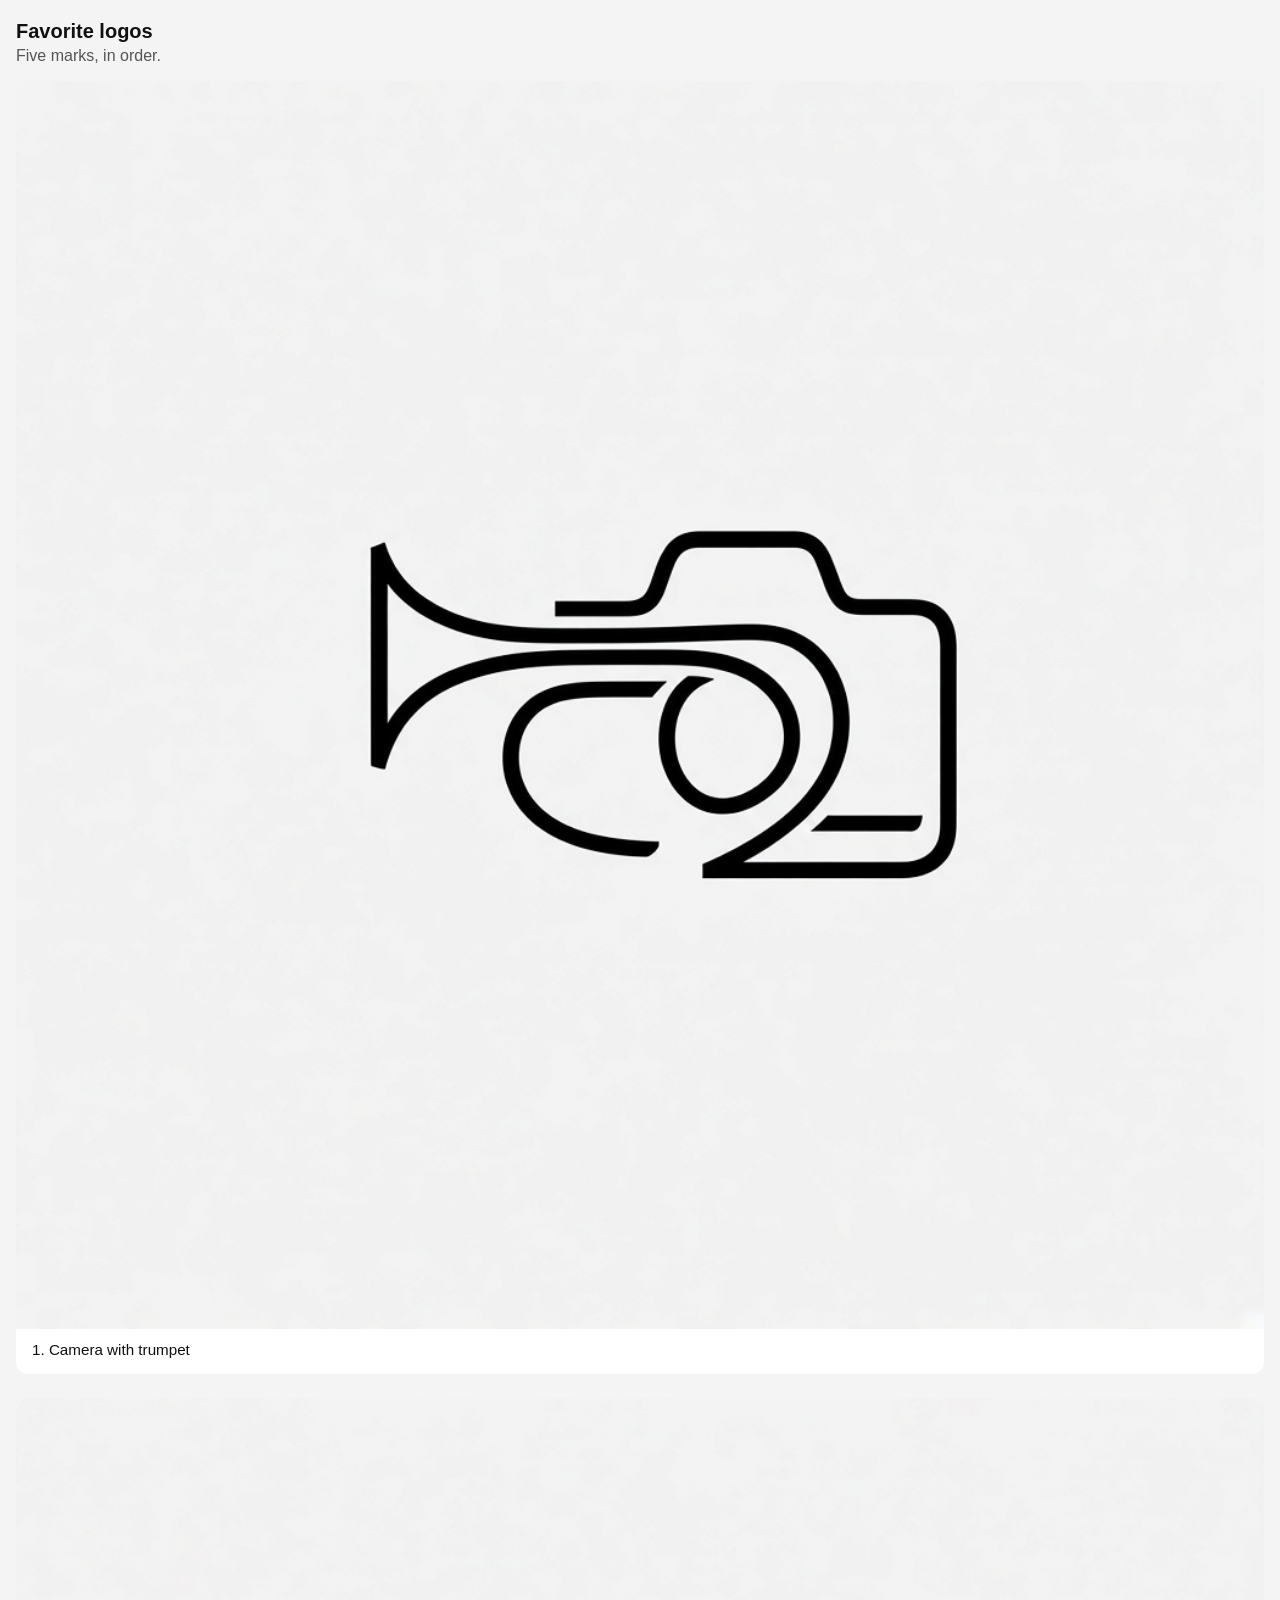
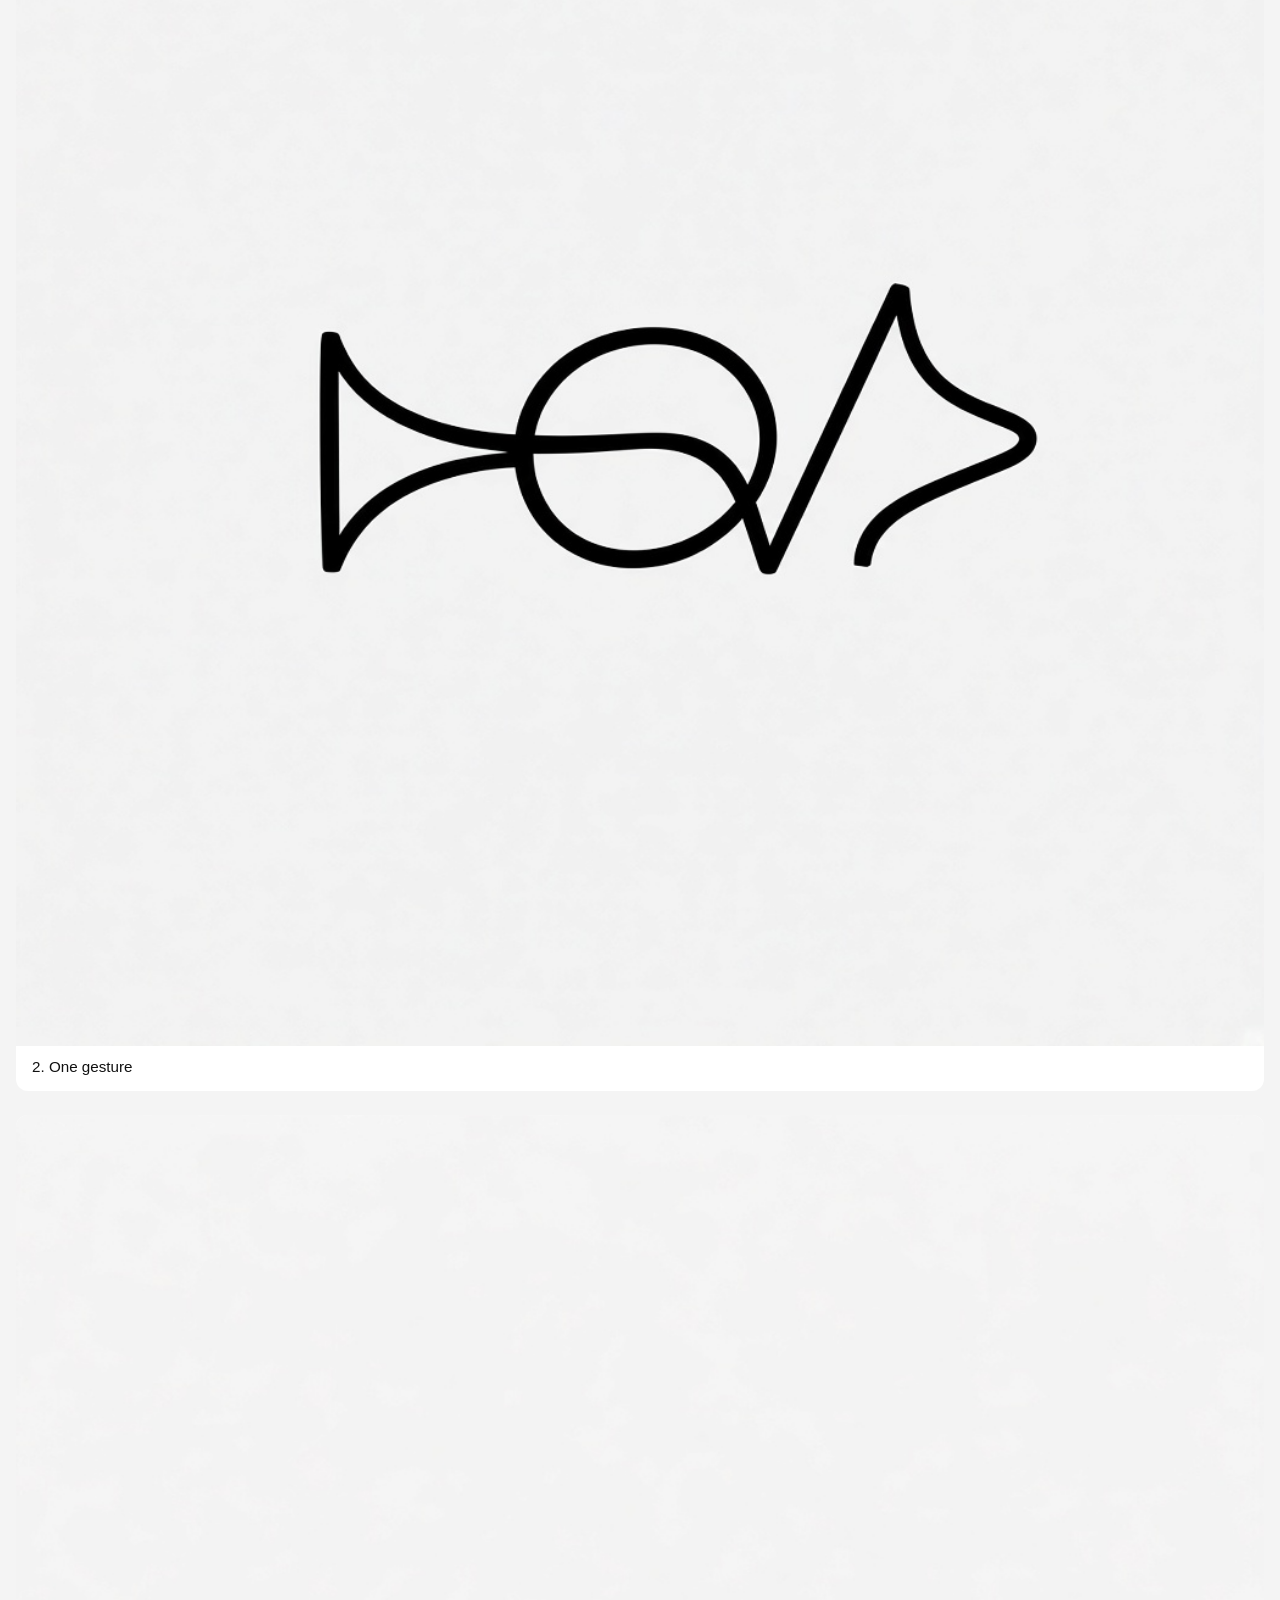
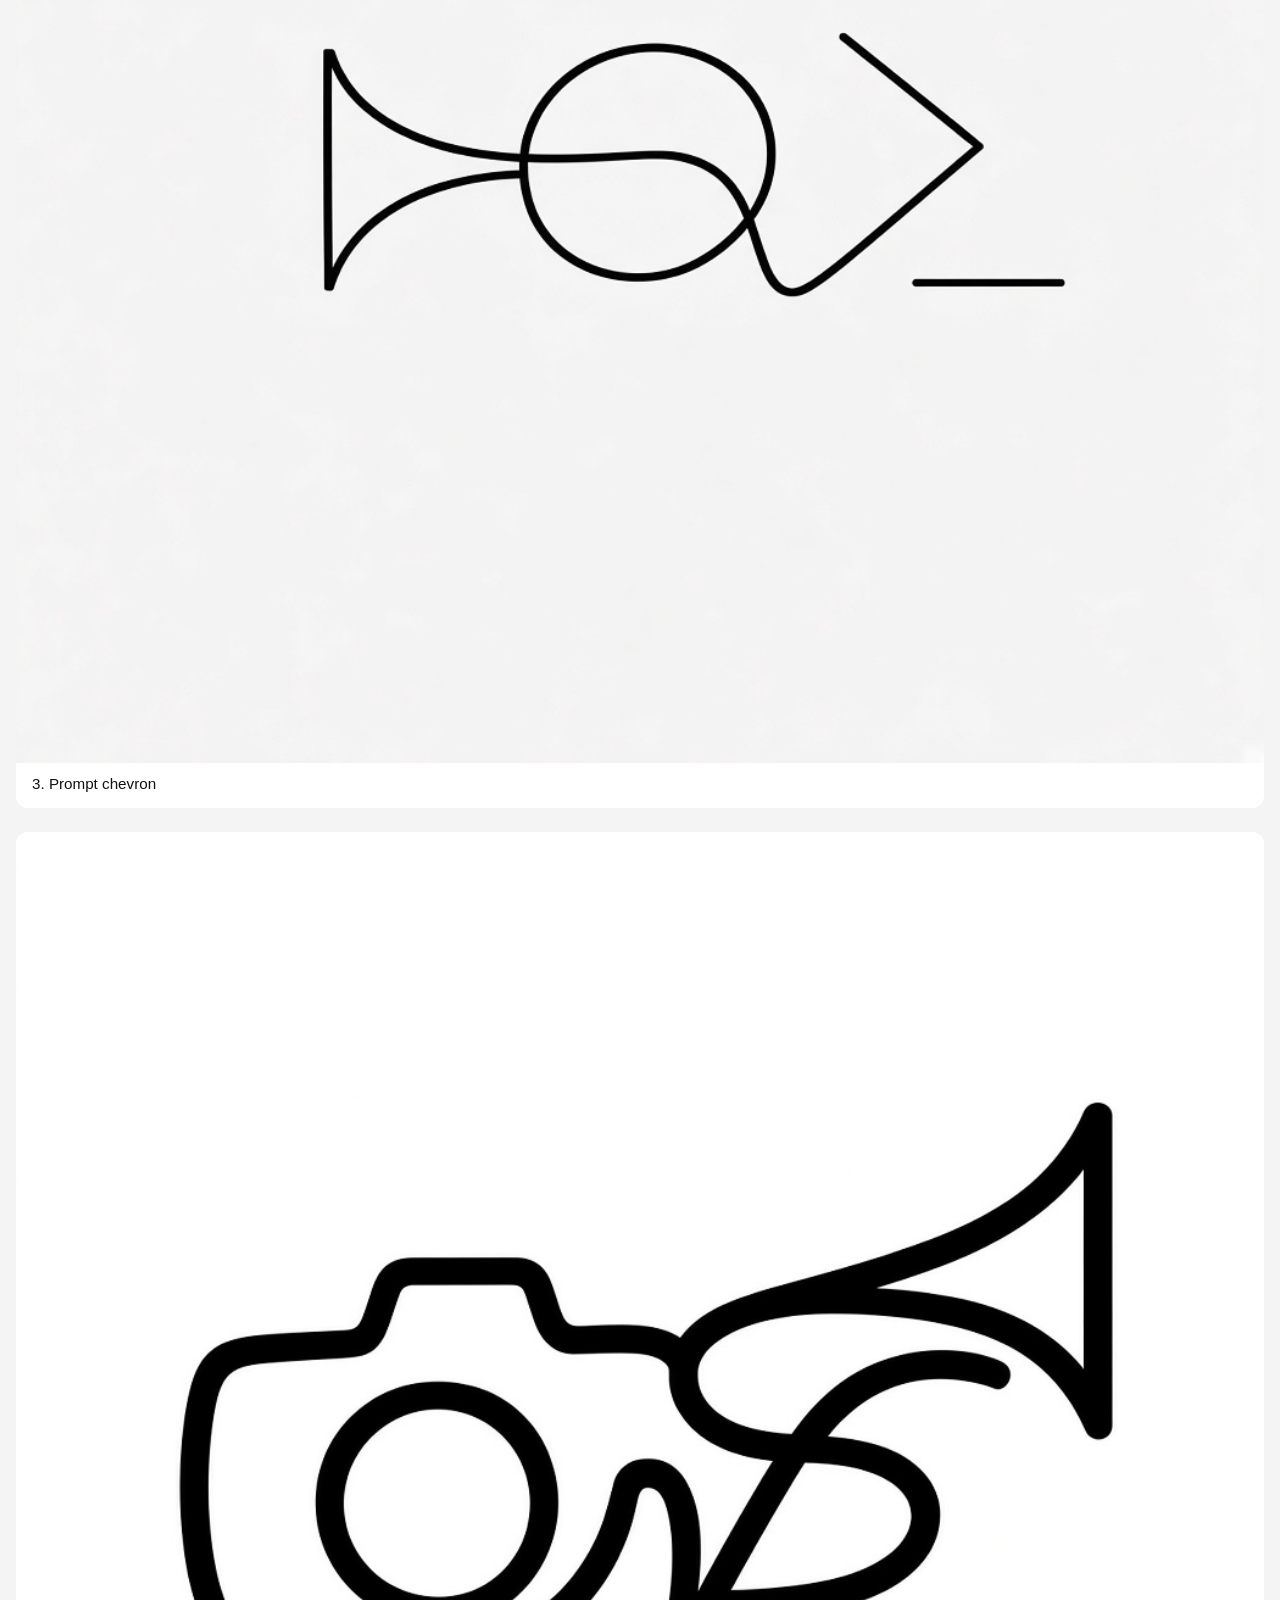
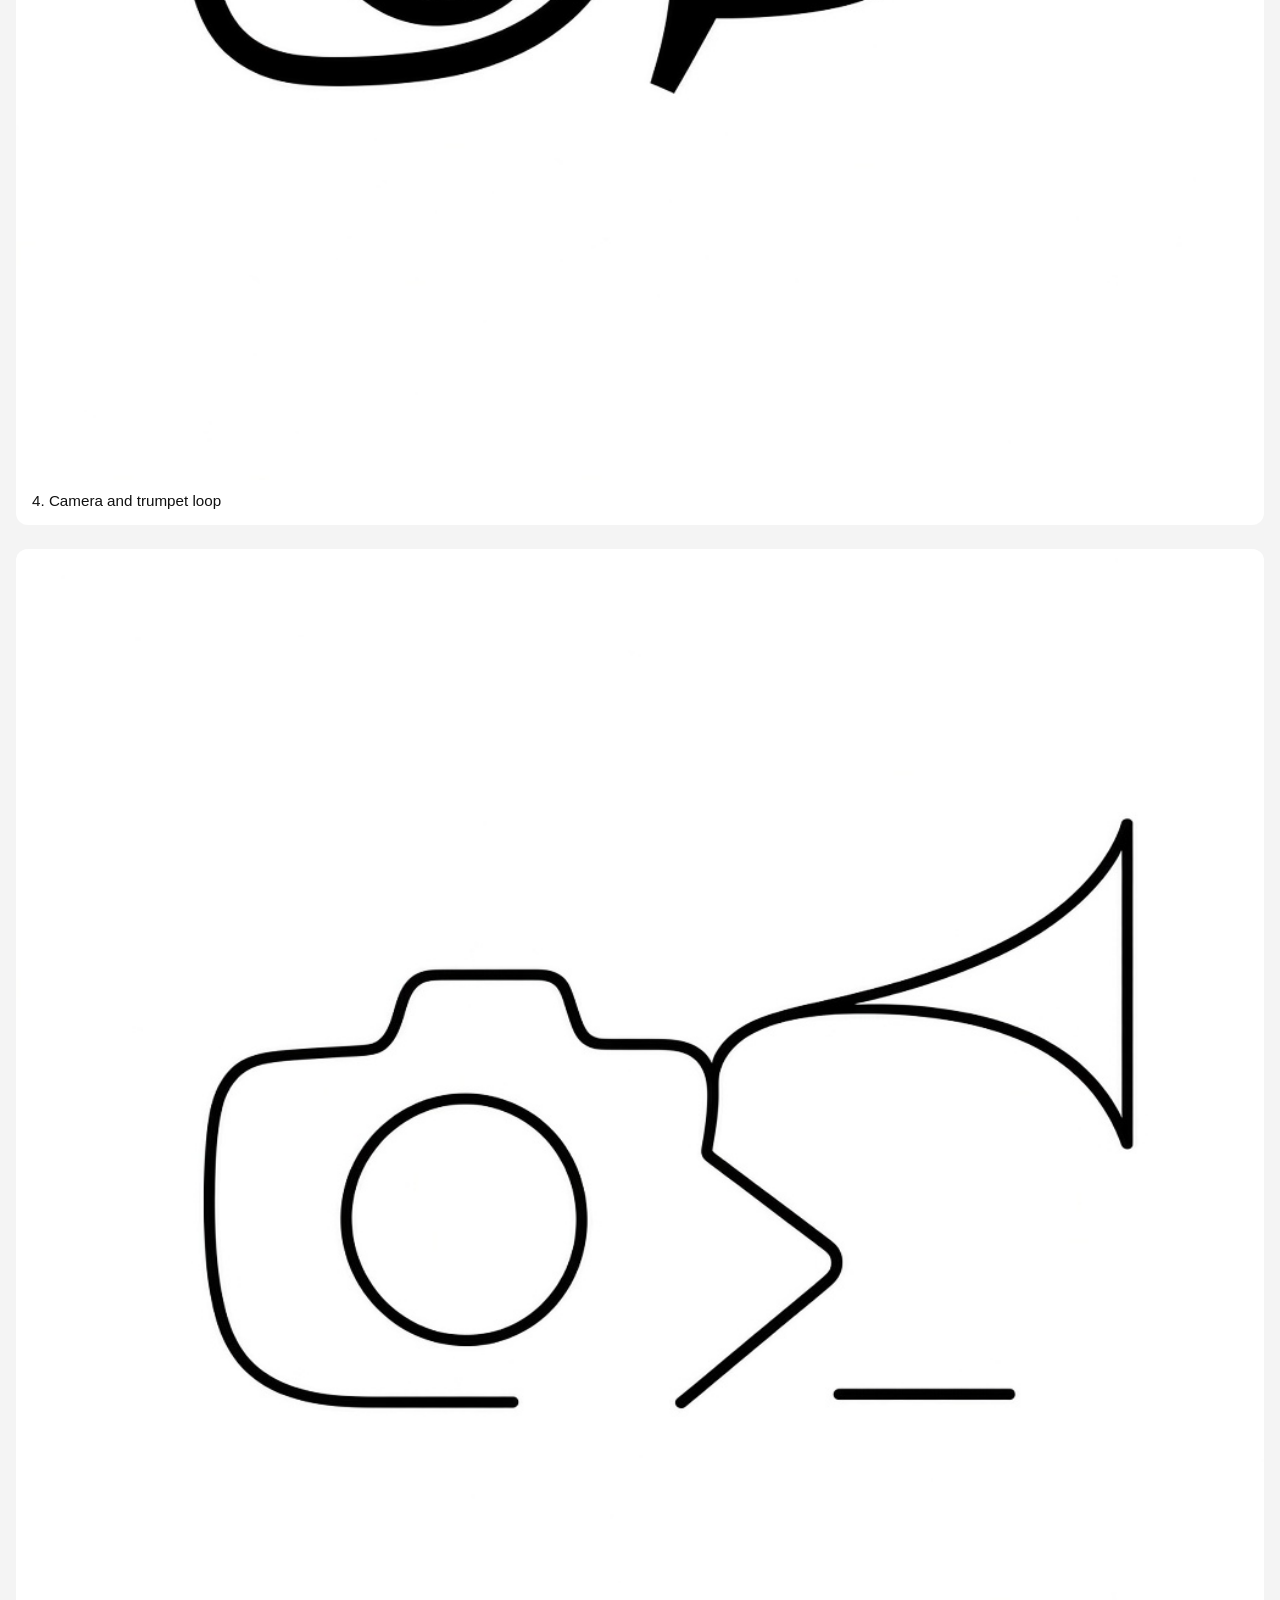
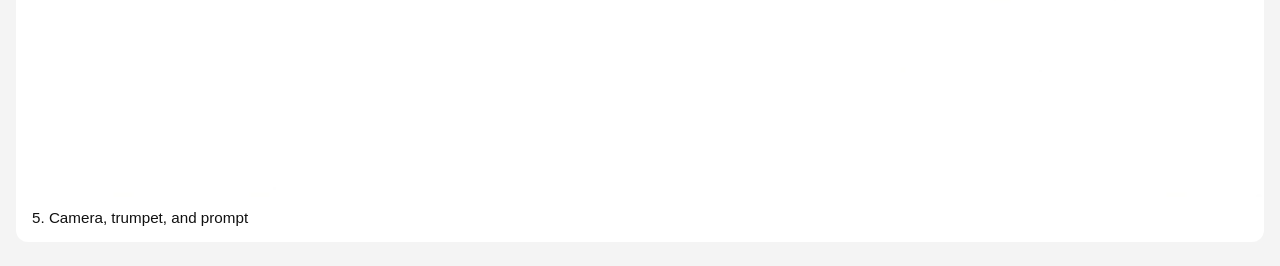
<file: favorite-logos/index.html>
<!DOCTYPE html>
<html lang="en">
<head>
  <meta charset="utf-8">
  <meta name="viewport" content="width=device-width, initial-scale=1">
  <title>Favorite logos</title>
  <style>
    body { margin: 0; font-family: -apple-system, BlinkMacSystemFont, sans-serif; background: #f4f4f4; color: #111; }
    h1 { font-size: 1.25rem; font-weight: 600; margin: 1.25rem 1rem 0.25rem; }
    p { margin: 0 1rem 1rem; color: #555; }
    figure { margin: 0 1rem 1.5rem; background: #fff; border-radius: 12px; overflow: hidden; }
    img { width: 100%; height: auto; display: block; background: #f7f7f7; }
    figcaption { padding: 0.75rem 1rem 1rem; font-size: 0.95rem; }
  </style>
</head>
<body>
  <h1>Favorite logos</h1>
  <p>Five marks, in order.</p>
  <figure>
    <img src="01-camera-with-trumpet.png" alt="Camera with trumpet">
    <figcaption>1. Camera with trumpet</figcaption>
  </figure>
  <figure>
    <img src="02-one-gesture.png" alt="One gesture">
    <figcaption>2. One gesture</figcaption>
  </figure>
  <figure>
    <img src="03-prompt-chevron.png" alt="Prompt chevron">
    <figcaption>3. Prompt chevron</figcaption>
  </figure>
  <figure>
    <img src="04-camera-trumpet-loop.png" alt="Camera and trumpet loop">
    <figcaption>4. Camera and trumpet loop</figcaption>
  </figure>
  <figure>
    <img src="05-camera-trumpet-prompt.png" alt="Camera, trumpet, and prompt">
    <figcaption>5. Camera, trumpet, and prompt</figcaption>
  </figure>
</body>
</html>
</file>
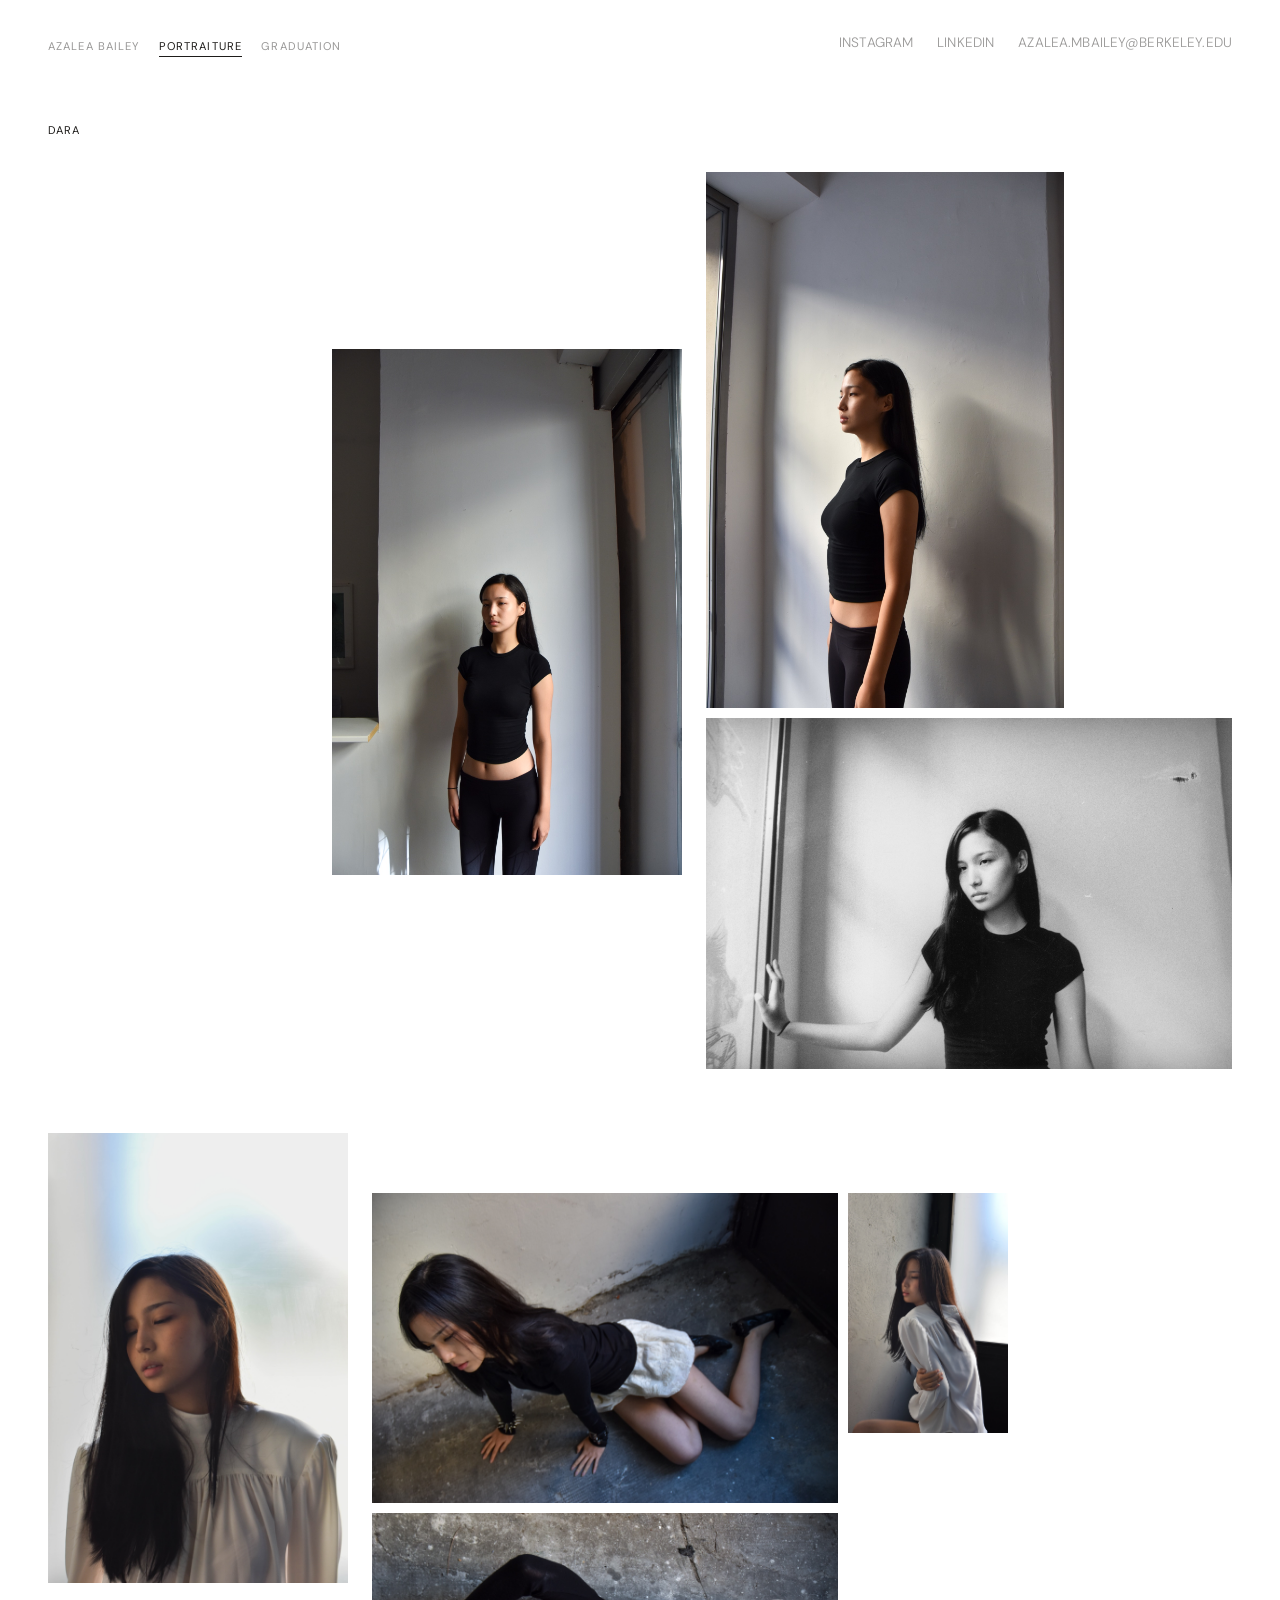
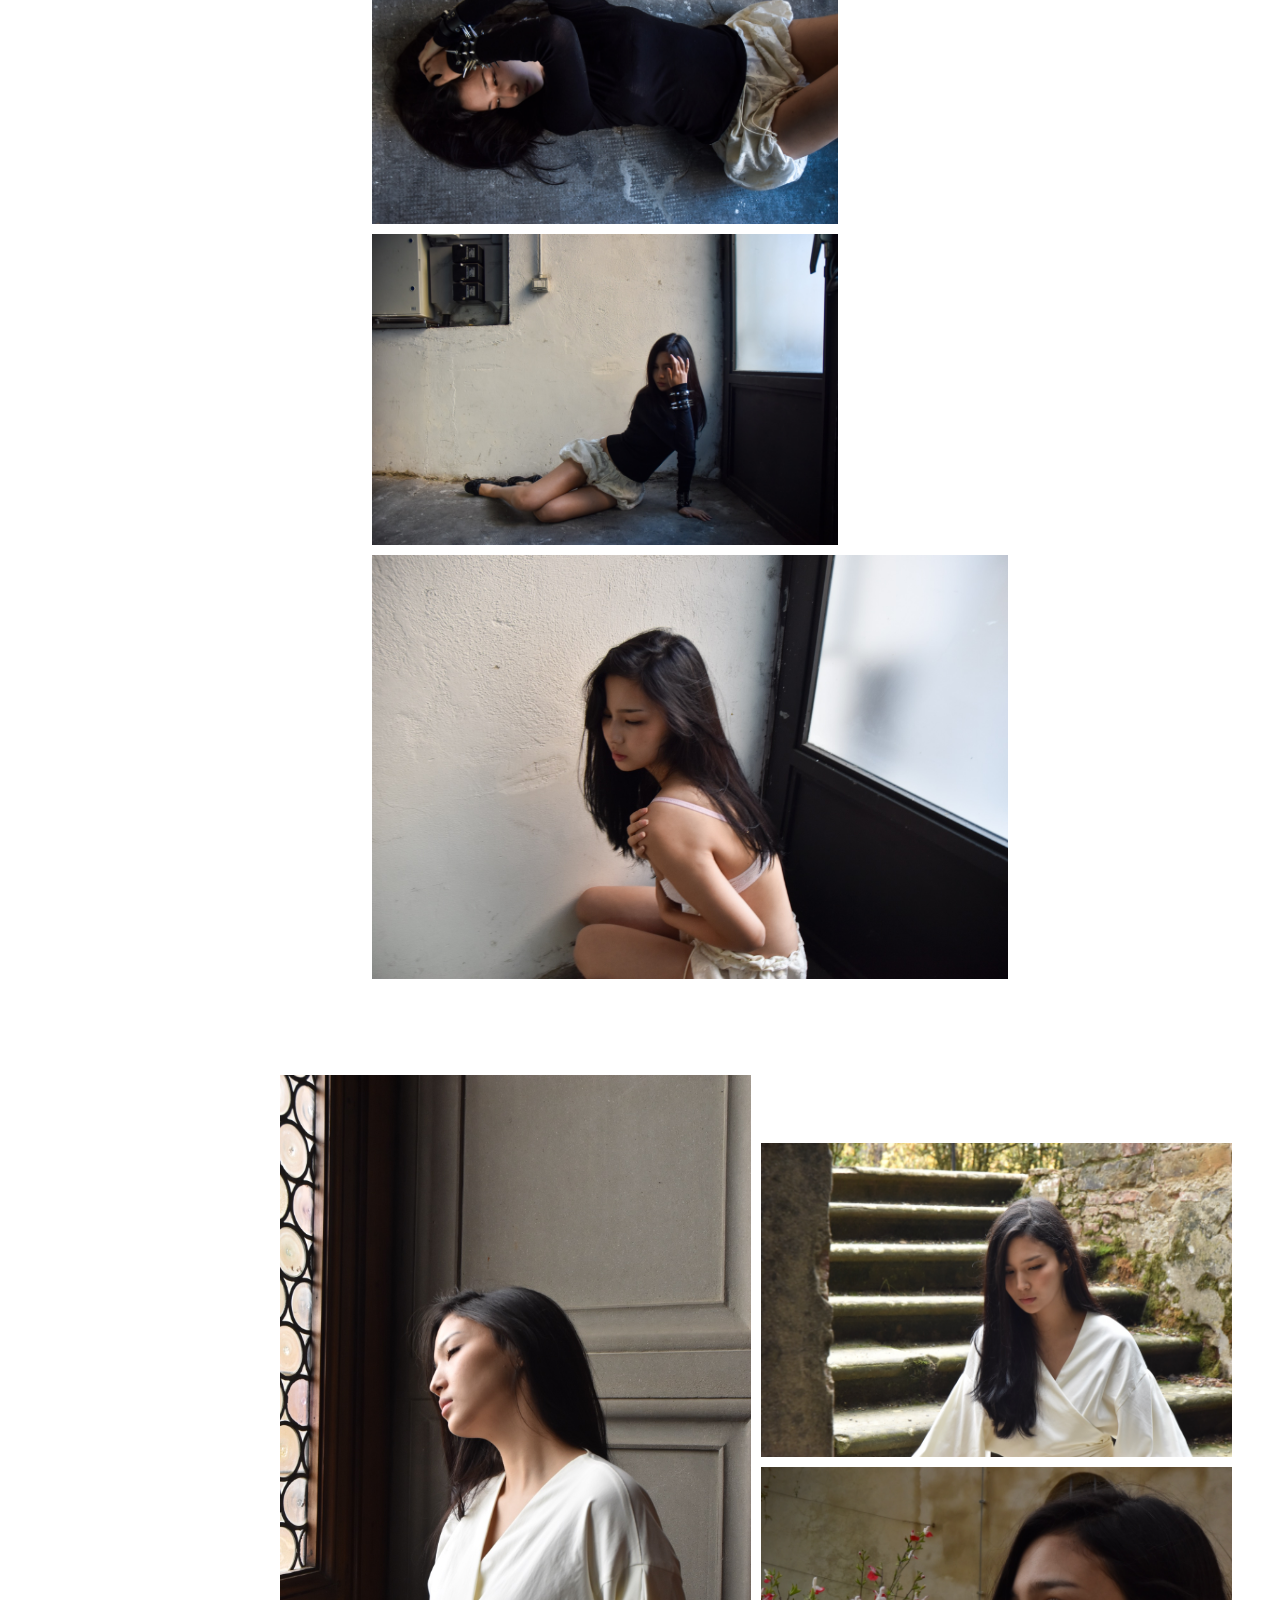
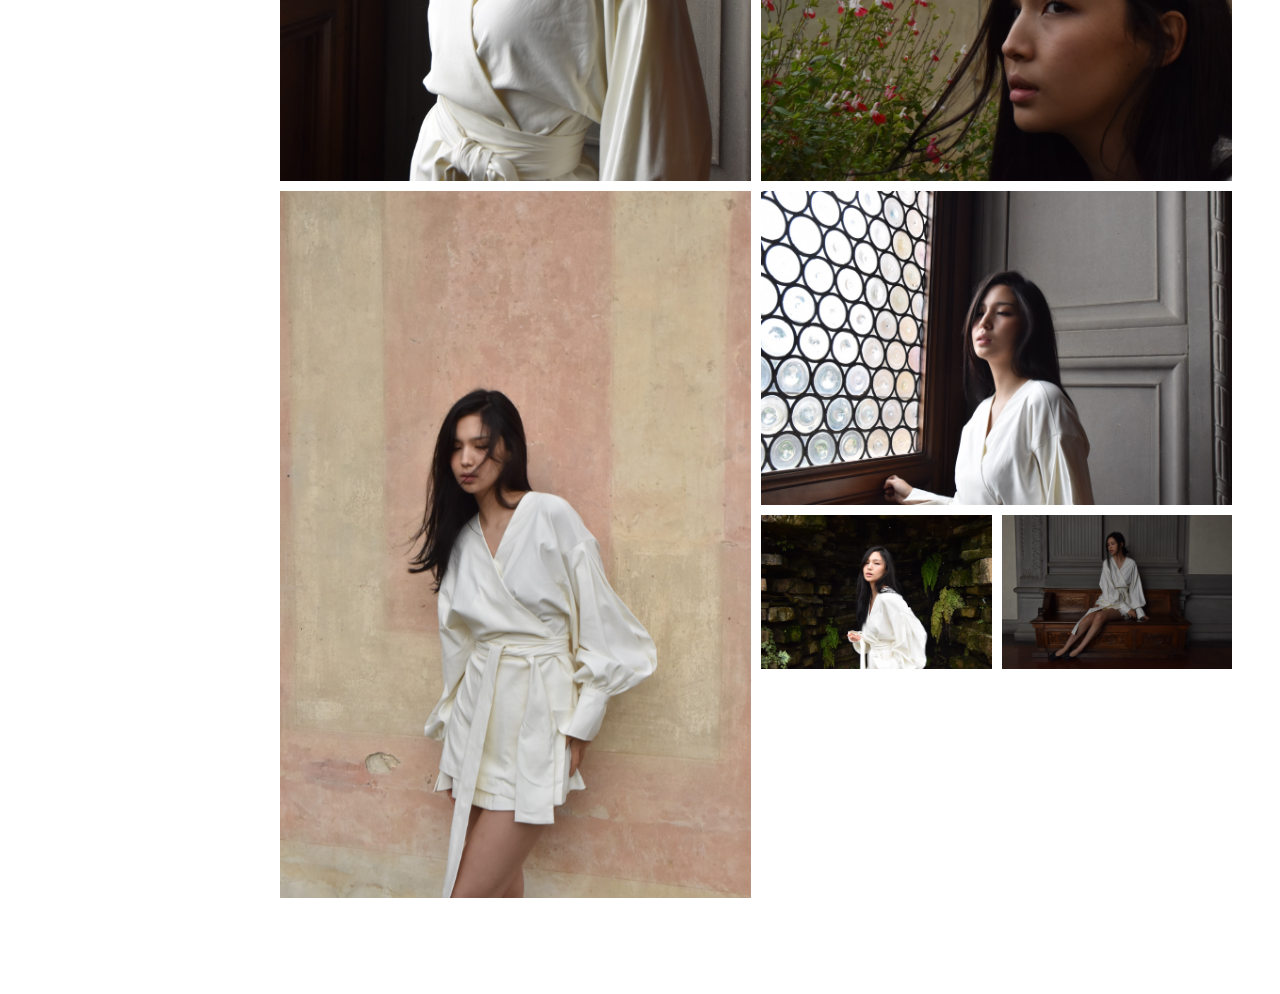
<file: dara.html>
<!DOCTYPE html>
<html lang="en">
<head>
  <!-- Google tag (gtag.js) -->
  <script async src="https://www.googletagmanager.com/gtag/js?id=G-VJMS0MEPWT"></script>
  <script>
    window.dataLayer = window.dataLayer || [];
    function gtag(){dataLayer.push(arguments);}
    gtag('js', new Date());
    gtag('config', 'G-VJMS0MEPWT');
  </script>
  <meta charset="UTF-8" />
  <meta name="viewport" content="width=device-width, initial-scale=1.0" />
  <title>Dara — Azalea Bailey</title>
  <link rel="preconnect" href="https://fonts.googleapis.com" />
  <link rel="preconnect" href="https://fonts.gstatic.com" crossorigin />
  <link href="https://fonts.googleapis.com/css2?family=Cormorant+Garamond:ital,wght@0,300;0,400;0,600;1,300;1,400&family=DM+Sans:wght@300;400&family=Space+Grotesk:wght@300;400;500;700&display=swap" rel="stylesheet" />
  <link rel="icon" href="photos/bio/web_icon.png" type="image/png" />
  <link rel="stylesheet" href="styles.css" />
</head>
<body class="subject-page">

  <nav class="nav-minimal">
    <ul class="nav-minimal-tabs">
      <li><a href="index.html" class="nav-tab">Azalea Bailey</a></li>
      <li><a href="index.html" class="nav-tab active">Portraiture</a></li>
      <li><a href="index.html" class="nav-tab">Graduation</a></li>
    </ul>
  </nav>

  <ul class="minimal-name-list ab-contact">
    <li><a href="https://www.instagram.com/azalea.maharani/" target="_blank" rel="noopener">Instagram</a></li>
    <li><a href="https://www.linkedin.com/in/azaleambailey/" target="_blank" rel="noopener">LinkedIn</a></li>
    <li><a href="mailto:azalea.mbailey@berkeley.edu">azalea.mbailey@berkeley.edu</a></li>
  </ul>

  <section class="gallery-section subject-section">
    <p class="subject-name">Dara</p>
    <div class="dara-grid">
      <div class="dara-text-col">
        <p class="dara-intro-text"></p>
      </div>
      <div class="dara-col" style="flex: 0 0 340px; margin-top: 130px;">
        <div class="dara-photo" style="aspect-ratio: 2 / 3; width: 340px;"><img src="photos/portraiture/dara/p1/DSC_0160-2.jpg" alt="Dara portrait" /></div>
      </div>
      <div class="dara-col" style="flex: 0 0 510px;">
        <div class="dara-photo" style="aspect-ratio: 2 / 3; width: 348px;"><img src="photos/portraiture/dara/p1/DSC_0226-2.jpg" alt="Dara portrait" /></div>
        <div class="dara-photo" style="aspect-ratio: 6246 / 4171; width: 510px;"><img src="photos/portraiture/dara/p1/azalea0007-2.jpg" alt="Dara portrait" /></div>
      </div>
    </div>
    <div class="dara-p2">
      <div class="dara-photo" style="width: 485px; aspect-ratio: 2 / 3; flex-shrink: 0;"><img src="photos/portraiture/dara/p2/bailey_006 (1).jpg" alt="Dara portrait" /></div>
      <div class="dara-p2-right" style="margin-top: 60px;">
        <div class="dara-p2-top">
          <div class="dara-p2-middle">
            <div class="dara-photo" style="width: 240px; aspect-ratio: 3 / 2;"><img src="photos/portraiture/dara/p2/DSC_0006-6.jpg" alt="Dara portrait" /></div>
            <div class="dara-photo" style="width: 240px; aspect-ratio: 3 / 2;"><img src="photos/portraiture/dara/p2/DSC_0085-4.jpg" alt="Dara portrait" /></div>
            <div class="dara-photo" style="width: 240px; aspect-ratio: 3 / 2;"><img src="photos/portraiture/dara/p2/DSC_0193-2.jpg" alt="Dara portrait" /></div>
          </div>
          <div class="dara-photo" style="width: 333px; aspect-ratio: 2 / 3; flex-shrink: 0;"><img src="photos/portraiture/dara/p2/bailey_005 (1).jpg" alt="Dara portrait" /></div>
        </div>
        <div class="dara-photo" style="width: 480px; aspect-ratio: 3 / 2;"><img src="photos/portraiture/dara/p2/DSC_0368-3.jpg" alt="Dara portrait" /></div>
      </div>
      <div style="flex: 0 0 200px; padding-top: 1rem;">
        <p class="dara-intro-text"></p>
      </div>
    </div>
    <div class="dara-p3-wrapper">
      <div class="dara-p3-text">
      </div>
    <div class="dara-p3-section" style="width: fit-content; margin-left: auto; margin-right: 0;">
      <!-- Top row: large left + 2 stacked right -->
      <div class="dara-p3-row" style="align-items: flex-end;">
        <div style="width: 370px; aspect-ratio: 2 / 3; flex-shrink: 0;"><img src="photos/portraiture/dara/p3/t1/DSC_0146.JPG" alt="Dara portrait" data-folder="t1" /></div>
        <div class="dara-p3-col">
          <div style="width: 340px; aspect-ratio: 3 / 2;"><img src="photos/portraiture/dara/p3/t2/DSC_0808.JPG" alt="Dara portrait" data-folder="t2" /></div>
          <div style="width: 340px; aspect-ratio: 3 / 2;"><img src="photos/portraiture/dara/p3/t3/DSC_0683.JPG" alt="Dara portrait" data-folder="t3" /></div>
        </div>
      </div>
      <!-- Bottom row: left + right col (large + 2 small) -->
      <div class="dara-p3-row">
        <div style="width: 305px; aspect-ratio: 2 / 3; flex-shrink: 0;"><img src="photos/portraiture/dara/p3/t4/DSC_0635.JPG" alt="Dara portrait" data-folder="t4" /></div>
        <div class="dara-p3-col">
          <div style="width: 570px; aspect-ratio: 3 / 2;"><img src="photos/portraiture/dara/p3/t5/DSC_0130.JPG" alt="Dara portrait" data-folder="t5" /></div>
          <div class="dara-p3-pair">
            <div style="width: 240px; aspect-ratio: 3 / 2;"><img src="photos/portraiture/dara/p3/t6/DSC_0966.JPG" alt="Dara portrait" data-folder="t6" /></div>
            <div style="width: 240px; aspect-ratio: 3 / 2;"><img src="photos/portraiture/dara/p3/t7/DSC_0464.JPG" alt="Dara portrait" data-folder="t7" /></div>
          </div>
        </div>
      </div>
    </div>
    </div>
  </section>


<script>
  const p3Pools = {
    t1: ['DSC_0146.JPG','DSC_0151.JPG','DSC_0163.JPG','DSC_0174.JPG','DSC_0178.JPG','DSC_0179.JPG','DSC_0187.JPG','DSC_0205.JPG','DSC_0282.JPG','DSC_0300.JPG'],
    t2: ['DSC_0808.JPG','DSC_0813.JPG','DSC_0816.JPG','DSC_0875.JPG','DSC_0876.JPG','DSC_0877.JPG'],
    t3: ['DSC_0683.JPG'],
    t4: ['DSC_0635.JPG','DSC_0663.JPG'],
    t5: ['DSC_0130.JPG','DSC_0264.JPG','DSC_0265.JPG','DSC_0342.JPG','DSC_0403.JPG'],
    t6: ['DSC_0966.JPG'],
    t7: ['DSC_0464.JPG','DSC_0465.JPG'],
  };

  function scheduleSwap(img, folder) {
    const delay = 15000 + Math.random() * 10000;
    setTimeout(() => {
      const pool = p3Pools[folder];
      if (pool.length > 1) {
        const current = img.src.split('/').pop();
        const others = pool.filter(f => f !== current);
        const next = others[Math.floor(Math.random() * others.length)];
        const nextSrc = `photos/portraiture/dara/p3/${folder}/${next}`;
        const preload = new Image();
        preload.onload = () => {
          img.style.transition = 'opacity 2s ease';
          img.style.opacity = '0';
          setTimeout(() => {
            img.src = nextSrc;
            img.style.opacity = '1';
          }, 2000);
        };
        preload.src = nextSrc;
      }
      scheduleSwap(img, folder);
    }, delay);
  }

  document.querySelectorAll('.dara-p3-section img[data-folder]').forEach(img => {
    scheduleSwap(img, img.dataset.folder);
  });

  window.addEventListener('scroll', () => {
    document.querySelector('.ab-contact')?.classList.toggle('scrolled', window.scrollY > 50);
  });
</script>
</body>
</html>
</file>
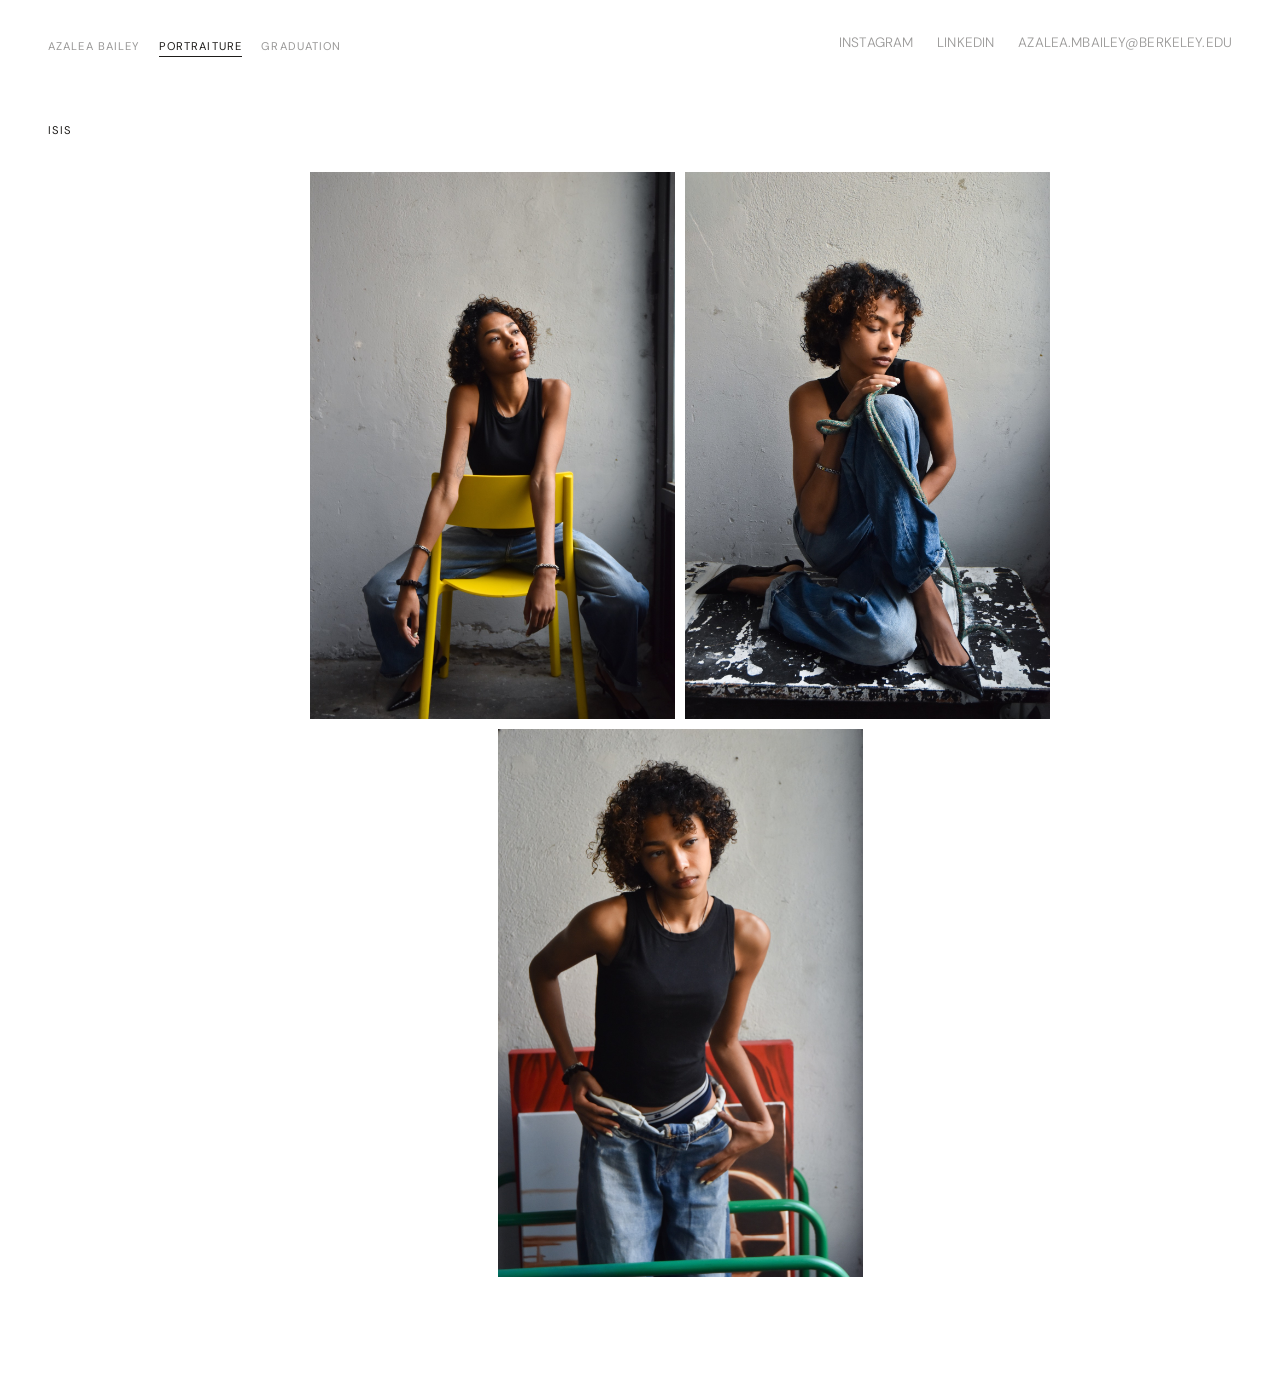
<file: isis.html>
<!DOCTYPE html>
<html lang="en">
<head>
  <!-- Google tag (gtag.js) -->
  <script async src="https://www.googletagmanager.com/gtag/js?id=G-VJMS0MEPWT"></script>
  <script>
    window.dataLayer = window.dataLayer || [];
    function gtag(){dataLayer.push(arguments);}
    gtag('js', new Date());
    gtag('config', 'G-VJMS0MEPWT');
  </script>
  <meta charset="UTF-8" />
  <meta name="viewport" content="width=device-width, initial-scale=1.0" />
  <title>Isis — Azalea Bailey</title>
  <link rel="preconnect" href="https://fonts.googleapis.com" />
  <link rel="preconnect" href="https://fonts.gstatic.com" crossorigin />
  <link href="https://fonts.googleapis.com/css2?family=Cormorant+Garamond:ital,wght@0,300;0,400;0,600;1,300;1,400&family=DM+Sans:wght@300;400&family=Space+Grotesk:wght@300;400;500;700&display=swap" rel="stylesheet" />
  <link rel="icon" href="photos/bio/web_icon.png" type="image/png" />
  <link rel="stylesheet" href="styles.css" />
</head>
<body class="subject-page">

  <nav class="nav-minimal">
    <ul class="nav-minimal-tabs">
      <li><a href="index.html" class="nav-tab">Azalea Bailey</a></li>
      <li><a href="index.html" class="nav-tab active">Portraiture</a></li>
      <li><a href="index.html" class="nav-tab">Graduation</a></li>
    </ul>
  </nav>

  <ul class="minimal-name-list ab-contact">
    <li><a href="https://www.instagram.com/azalea.maharani/" target="_blank" rel="noopener">Instagram</a></li>
    <li><a href="https://www.linkedin.com/in/azaleambailey/" target="_blank" rel="noopener">LinkedIn</a></li>
    <li><a href="mailto:azalea.mbailey@berkeley.edu">azalea.mbailey@berkeley.edu</a></li>
  </ul>

  <section class="gallery-section subject-section">
    <p class="subject-name">Isis</p>
    <div class="portrait-grid">
      <div class="photo-slot portrait" style="width: 365px;"><img src="photos/portraiture/isis/isis_chair-3.jpg" alt="Isis portrait" /></div>
      <div class="photo-slot portrait" style="width: 365px;"><img src="photos/portraiture/isis/DSC_0977-2.jpg" alt="Isis portrait" /></div>
      <div class="photo-slot portrait" style="width: 365px;"><img src="photos/portraiture/isis/DSC_0664-2.jpg" alt="Isis portrait" /></div>
    </div>
  </section>

<script>
  window.addEventListener('scroll', () => {
    document.querySelector('.ab-contact')?.classList.toggle('scrolled', window.scrollY > 50);
  });
</script>
</body>
</html>
</file>
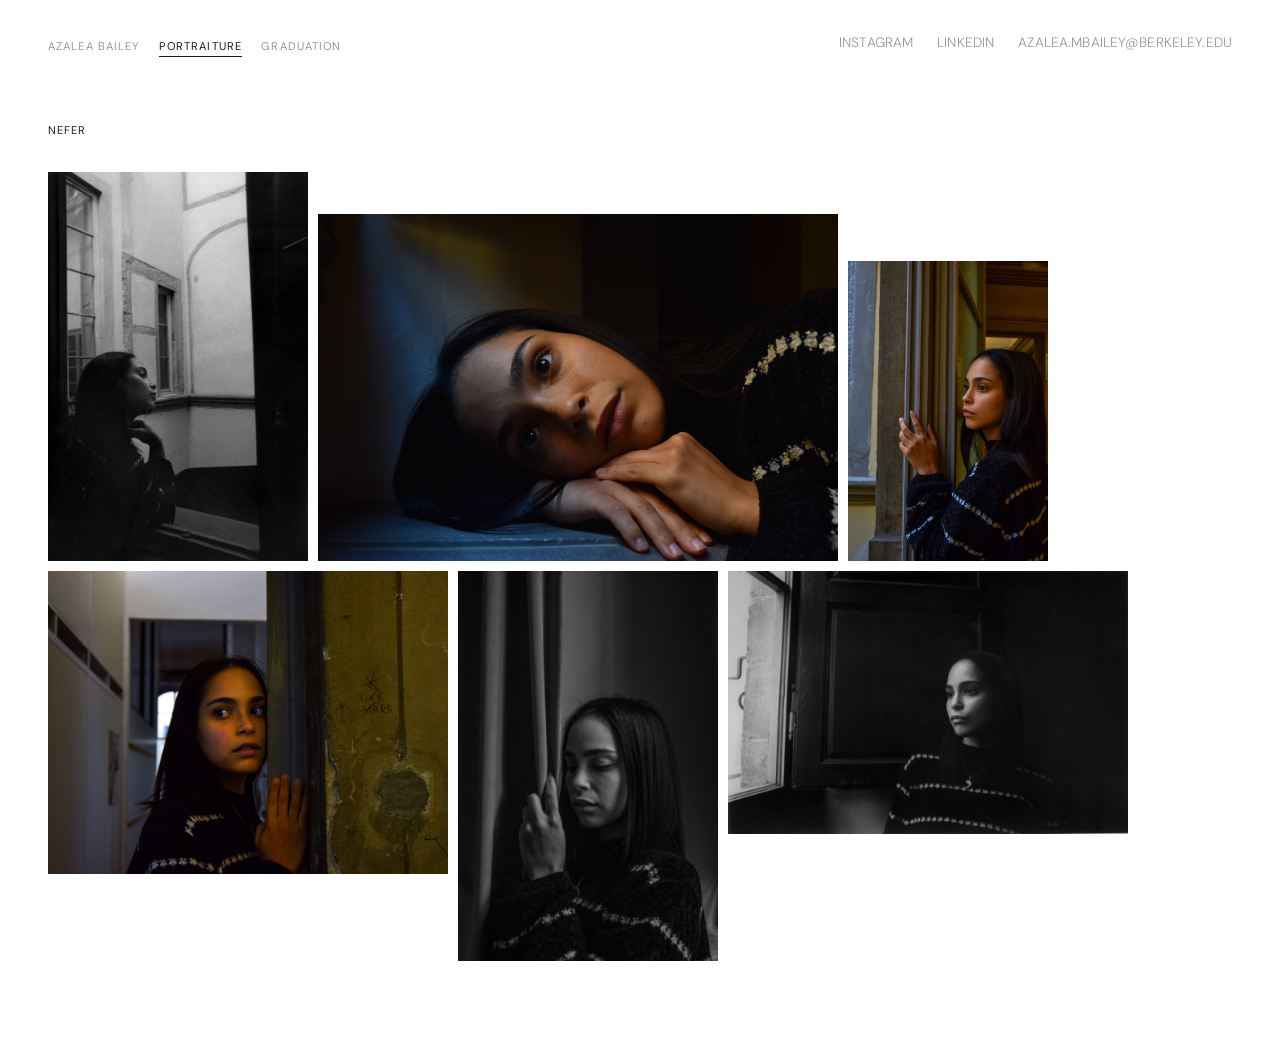
<file: nefer.html>
<!DOCTYPE html>
<html lang="en">
<head>
  <!-- Google tag (gtag.js) -->
  <script async src="https://www.googletagmanager.com/gtag/js?id=G-VJMS0MEPWT"></script>
  <script>
    window.dataLayer = window.dataLayer || [];
    function gtag(){dataLayer.push(arguments);}
    gtag('js', new Date());
    gtag('config', 'G-VJMS0MEPWT');
  </script>
  <meta charset="UTF-8" />
  <meta name="viewport" content="width=device-width, initial-scale=1.0" />
  <title>Nefer — Azalea Bailey</title>
  <link rel="preconnect" href="https://fonts.googleapis.com" />
  <link rel="preconnect" href="https://fonts.gstatic.com" crossorigin />
  <link href="https://fonts.googleapis.com/css2?family=Cormorant+Garamond:ital,wght@0,300;0,400;0,600;1,300;1,400&family=DM+Sans:wght@300;400&family=Space+Grotesk:wght@300;400;500;700&display=swap" rel="stylesheet" />
  <link rel="icon" href="photos/bio/web_icon.png" type="image/png" />
  <link rel="stylesheet" href="styles.css" />
</head>
<body class="subject-page">

  <nav class="nav-minimal">
    <ul class="nav-minimal-tabs">
      <li><a href="index.html" class="nav-tab">Azalea Bailey</a></li>
      <li><a href="index.html" class="nav-tab active">Portraiture</a></li>
      <li><a href="index.html" class="nav-tab">Graduation</a></li>
    </ul>
  </nav>

  <ul class="minimal-name-list ab-contact">
    <li><a href="https://www.instagram.com/azalea.maharani/" target="_blank" rel="noopener">Instagram</a></li>
    <li><a href="https://www.linkedin.com/in/azaleambailey/" target="_blank" rel="noopener">LinkedIn</a></li>
    <li><a href="mailto:azalea.mbailey@berkeley.edu">azalea.mbailey@berkeley.edu</a></li>
  </ul>

  <section class="gallery-section subject-section">
    <p class="subject-name">Nefer</p>
    <div style="display: flex; align-items: flex-start; gap: 2rem; max-width: 1320px; margin: 0 auto;">
      <div class="portrait-grid" style="max-width: none; margin: 0; padding-left: 0; justify-content: flex-start; flex: 1;">
        <div class="photo-slot portrait" style="aspect-ratio: 4508 / 6755;"><img src="photos/portraiture/nefer/Azalea09-4.jpg" alt="Nefer portrait" /></div>
        <div class="photo-slot landscape" style="width: 520px;"><img src="photos/portraiture/nefer/light-3.jpg" alt="Nefer portrait" /></div>
        <div class="photo-slot portrait" style="width: 200px;"><img src="photos/portraiture/nefer/DSC_0312 copy-3.jpg" alt="Nefer portrait" /></div>
        <div class="photo-slot landscape" style="aspect-ratio: 5279 / 4000; align-self: flex-start;"><img src="photos/portraiture/nefer/DSC_0281 copy-6.jpg" alt="Nefer portrait" /></div>
        <div class="photo-slot portrait" style="align-self: flex-start;"><img src="photos/portraiture/nefer/DSC_0322 copy-3.jpg" alt="Nefer portrait" /></div>
        <div class="photo-slot landscape" style="aspect-ratio: 5344 / 3517; align-self: flex-start;"><img src="photos/portraiture/nefer/Azalea13-4.jpg" alt="Nefer portrait" /></div>
      </div>
    </div>
  </section>

<script>
  window.addEventListener('scroll', () => {
    document.querySelector('.ab-contact')?.classList.toggle('scrolled', window.scrollY > 50);
  });
</script>
</body>
</html>
</file>
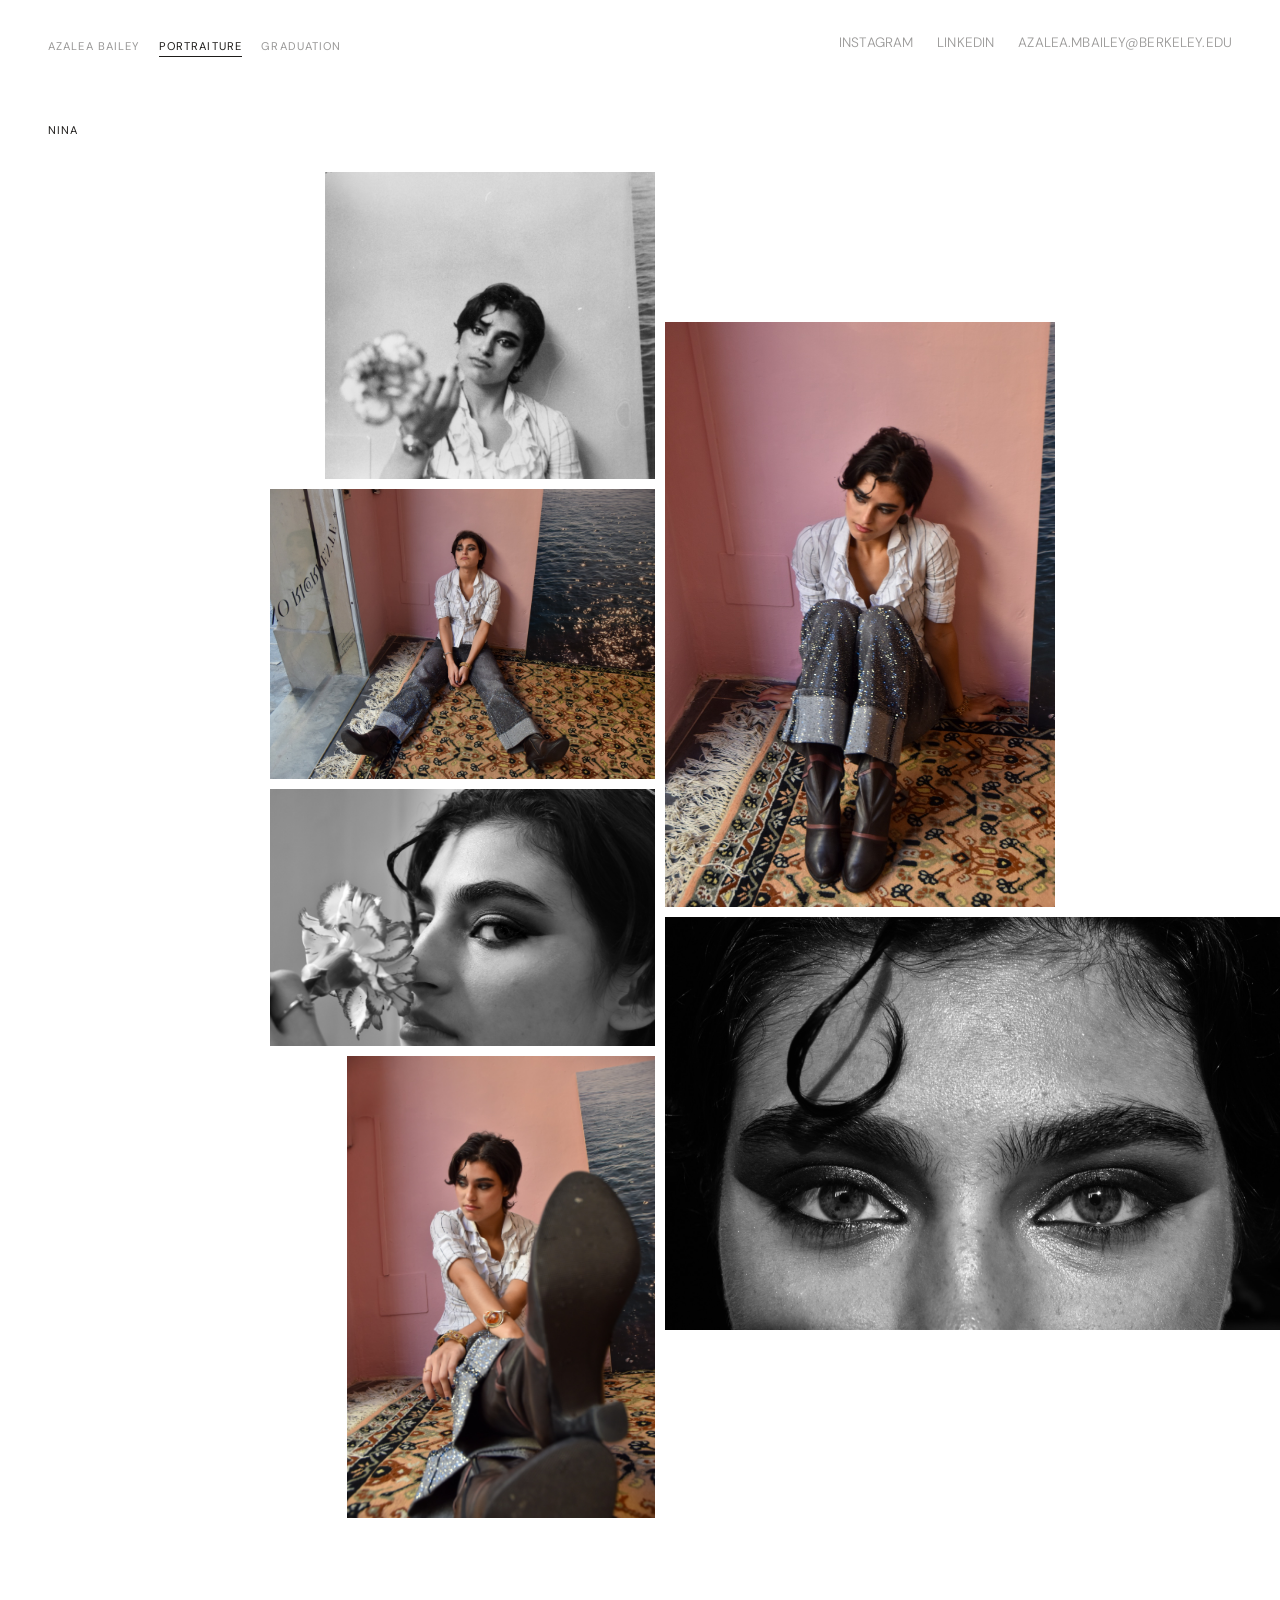
<file: nina.html>
<!DOCTYPE html>
<html lang="en">
<head>
  <!-- Google tag (gtag.js) -->
  <script async src="https://www.googletagmanager.com/gtag/js?id=G-VJMS0MEPWT"></script>
  <script>
    window.dataLayer = window.dataLayer || [];
    function gtag(){dataLayer.push(arguments);}
    gtag('js', new Date());
    gtag('config', 'G-VJMS0MEPWT');
  </script>
  <meta charset="UTF-8" />
  <meta name="viewport" content="width=device-width, initial-scale=1.0" />
  <title>Nina — Azalea Bailey</title>
  <link rel="preconnect" href="https://fonts.googleapis.com" />
  <link rel="preconnect" href="https://fonts.gstatic.com" crossorigin />
  <link href="https://fonts.googleapis.com/css2?family=Cormorant+Garamond:ital,wght@0,300;0,400;0,600;1,300;1,400&family=DM+Sans:wght@300;400&family=Space+Grotesk:wght@300;400;500;700&display=swap" rel="stylesheet" />
  <link rel="icon" href="photos/bio/web_icon.png" type="image/png" />
  <link rel="stylesheet" href="styles.css" />
</head>
<body class="subject-page">

  <nav class="nav-minimal">
    <ul class="nav-minimal-tabs">
      <li><a href="index.html" class="nav-tab">Azalea Bailey</a></li>
      <li><a href="index.html" class="nav-tab active">Portraiture</a></li>
      <li><a href="index.html" class="nav-tab">Graduation</a></li>
    </ul>
  </nav>

  <ul class="minimal-name-list ab-contact">
    <li><a href="https://www.instagram.com/azalea.maharani/" target="_blank" rel="noopener">Instagram</a></li>
    <li><a href="https://www.linkedin.com/in/azaleambailey/" target="_blank" rel="noopener">LinkedIn</a></li>
    <li><a href="mailto:azalea.mbailey@berkeley.edu">azalea.mbailey@berkeley.edu</a></li>
  </ul>

  <section class="gallery-section subject-section">
    <p class="subject-name">Nina</p>
    <div class="nina-grid" style="transform: translateX(-15px);">
      <div class="nina-col" style="flex: 0 0 385px;">
        <div class="nina-photo" style="aspect-ratio: 4759 / 4438; width: 330px; margin-left: auto;"><img src="photos/portraiture/nina/Azalea12-3.jpg" alt="Nina portrait" /></div>
        <div class="nina-photo" style="aspect-ratio: 5307 / 4000;"><img src="photos/portraiture/nina/DSC_0297-6.jpg" alt="Nina portrait" /></div>
        <div class="nina-photo" style="aspect-ratio: 3 / 2;"><img src="photos/portraiture/nina/DSC_0389-5.jpg" alt="Nina portrait" /></div>
        <div class="nina-photo" style="aspect-ratio: 2 / 3; width: 308px; margin-left: auto;"><img src="photos/portraiture/nina/DSC_0351-3.jpg" alt="Nina portrait" /></div>
      </div>
      <div class="nina-col" style="flex: 0 0 560px; margin-top: 150px;">
        <div class="nina-photo" style="aspect-ratio: 2 / 3; width: 390px;"><img src="photos/portraiture/nina/DSC_0279-4.jpg" alt="Nina portrait" /></div>
        <div class="nina-photo" style="aspect-ratio: 3 / 2; width: 620px;"><img src="photos/portraiture/nina/DSC_0873.jpg" alt="Nina portrait" /></div>
      </div>
    </div>
  </section>

<script>
  window.addEventListener('scroll', () => {
    document.querySelector('.ab-contact')?.classList.toggle('scrolled', window.scrollY > 50);
  });
</script>
</body>
</html>
</file>
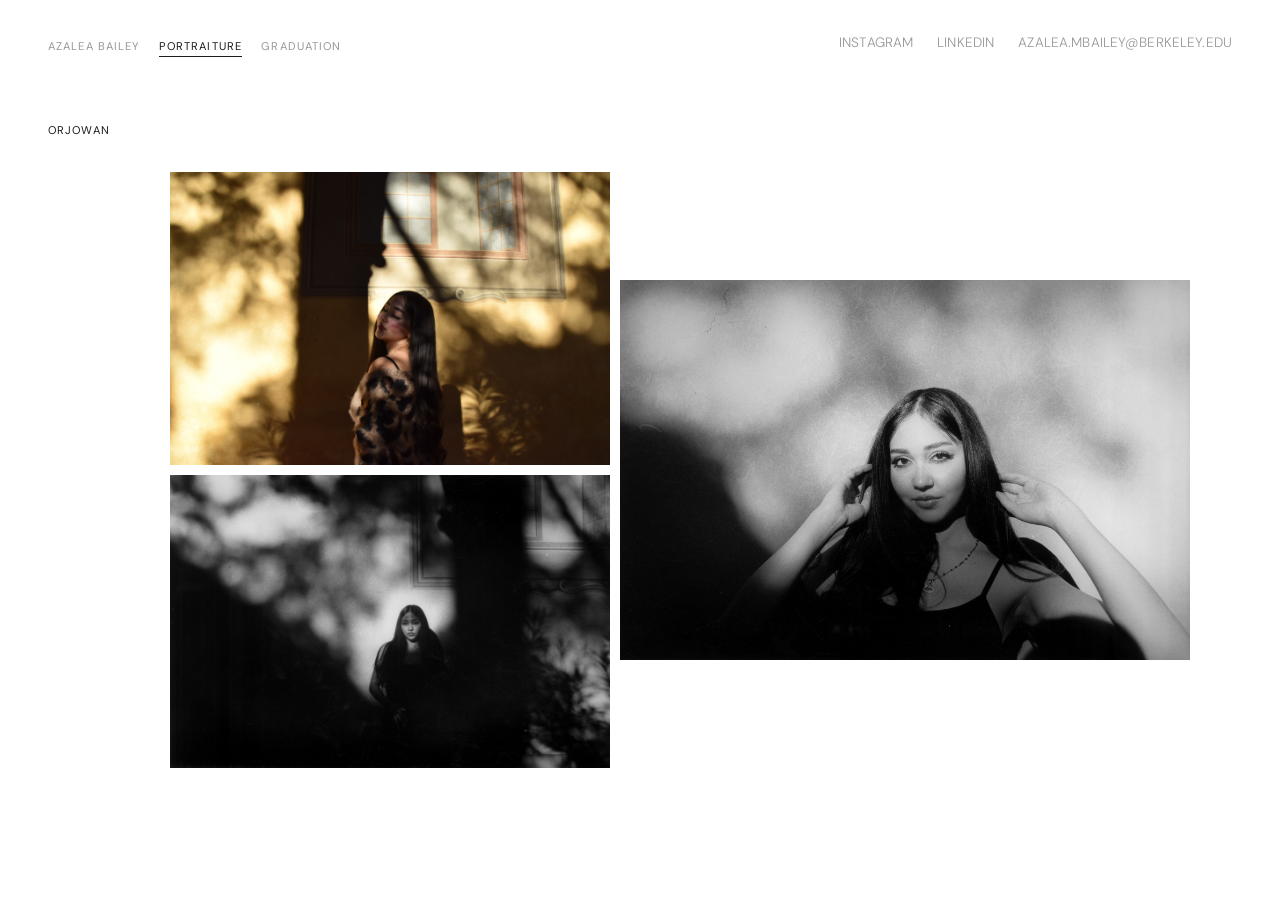
<file: orjowan.html>
<!DOCTYPE html>
<html lang="en">
<head>
  <!-- Google tag (gtag.js) -->
  <script async src="https://www.googletagmanager.com/gtag/js?id=G-VJMS0MEPWT"></script>
  <script>
    window.dataLayer = window.dataLayer || [];
    function gtag(){dataLayer.push(arguments);}
    gtag('js', new Date());
    gtag('config', 'G-VJMS0MEPWT');
  </script>
  <meta charset="UTF-8" />
  <meta name="viewport" content="width=device-width, initial-scale=1.0" />
  <title>Orjowan — Azalea Bailey</title>
  <link rel="preconnect" href="https://fonts.googleapis.com" />
  <link rel="preconnect" href="https://fonts.gstatic.com" crossorigin />
  <link href="https://fonts.googleapis.com/css2?family=Cormorant+Garamond:ital,wght@0,300;0,400;0,600;1,300;1,400&family=DM+Sans:wght@300;400&family=Space+Grotesk:wght@300;400;500;700&display=swap" rel="stylesheet" />
  <link rel="icon" href="photos/bio/web_icon.png" type="image/png" />
  <link rel="stylesheet" href="styles.css" />
</head>
<body class="subject-page">

  <nav class="nav-minimal">
    <ul class="nav-minimal-tabs">
      <li><a href="index.html" class="nav-tab">Azalea Bailey</a></li>
      <li><a href="index.html" class="nav-tab active">Portraiture</a></li>
      <li><a href="index.html" class="nav-tab">Graduation</a></li>
    </ul>
  </nav>

  <ul class="minimal-name-list ab-contact">
    <li><a href="https://www.instagram.com/azalea.maharani/" target="_blank" rel="noopener">Instagram</a></li>
    <li><a href="https://www.linkedin.com/in/azaleambailey/" target="_blank" rel="noopener">LinkedIn</a></li>
    <li><a href="mailto:azalea.mbailey@berkeley.edu">azalea.mbailey@berkeley.edu</a></li>
  </ul>

  <section class="gallery-section subject-section">
    <p class="subject-name">Orjowan</p>
    <div class="orjowan-collage">
      <div class="orjowan-collage-col">
        <div class="orjowan-collage-item shot-1"><img src="photos/portraiture/orjowan/shad.JPG" alt="Orjowan portrait" /></div>
        <div class="orjowan-collage-item shot-2"><img src="photos/portraiture/orjowan/azalea0005-3.jpg" alt="Orjowan portrait" /></div>
      </div>
      <div class="orjowan-collage-item shot-3"><img src="photos/portraiture/orjowan/azalea0004-2.jpg" alt="Orjowan portrait" /></div>
    </div>
  </section>

<script>
  window.addEventListener('scroll', () => {
    document.querySelector('.ab-contact')?.classList.toggle('scrolled', window.scrollY > 50);
  });
</script>
</body>
</html>
</file>
<file: styles.css>
*, *::before, *::after {
  box-sizing: border-box;
  margin: 0;
  padding: 0;
}

:root {
  --bg: #ffffff;
  --bg-lavender: #e4e2ed;
  --bg-blush: #d9c0b3;
  --bg-silver: #c8c8c5;
  --bg-sage: #d1d5b9;
  --surface: #ece9e6;
  --text: #1e1c1a;
  --text-muted: #7a7672;
  --accent: #b0957e;
  --border: #dddad6;
  --font-display: 'Cormorant Garamond', Georgia, serif;
  --font-body: 'DM Sans', system-ui, sans-serif;
}

html {
  scroll-behavior: smooth;
}

body {
  background-color: var(--bg);
  color: var(--text);
  font-family: var(--font-body);
  font-weight: 300;
  line-height: 1.6;
  -webkit-font-smoothing: antialiased;
}

/* ── Minimal Site Layout ── */

body.minimal {
  overflow: hidden;
}

.nav-minimal {
  position: fixed;
  top: 0;
  left: 0;
  right: 0;
  z-index: 100;
  display: flex;
  justify-content: flex-start;
  align-items: baseline;
  padding: 2rem 3rem;
  pointer-events: none;
}

.nav-minimal-logo {
  font-family: var(--font-display);
  font-size: 0.85rem;
  font-weight: 500;
  letter-spacing: -0.01em;
  color: var(--text);
}

.nav-minimal-tabs {
  display: flex;
  gap: 1.2rem;
  list-style: none;
  pointer-events: auto;
}

.nav-tab {
  font-family: var(--font-body);
  font-size: 0.7rem;
  font-weight: 400;
  letter-spacing: 0.1em;
  text-transform: uppercase;
  color: var(--text);
  text-decoration: none;
  transition: color 0.2s ease;
  position: relative;
  padding-bottom: 2px;
}

.nav-tab.active::after {
  content: '';
  position: absolute;
  bottom: -2px;
  left: 0;
  right: 0;
  height: 1px;
  background: currentColor;
}

.nav-tab:not(.active) {
  opacity: 0.45;
}

.nav-tab:hover {
  opacity: 1;
}

.minimal-main {
  display: flex;
  min-height: 100vh;
  padding: 7rem 3rem 3rem;
  gap: 4rem;
}

.minimal-list {
  flex: 0 0 280px;
  display: flex;
  flex-direction: column;
  height: calc(100vh - 7rem - 3rem);
  overflow-y: auto;
  gap: 1.5rem;
}

body.ab-active .minimal-list {
  flex-basis: clamp(260px, 40vw, 600px);
}

.ab-bio {
  display: flex;
  flex-direction: column;
  gap: 1rem;
  order: 1;
}

.ab-contact {
  position: fixed;
  top: 2rem;
  right: 3rem;
  z-index: 99;
  display: flex;
  flex-direction: row;
  flex-wrap: wrap;
  gap: 1.5rem;
  margin-top: 0 !important;
  padding-top: 0;
  border-top: none;
}

.ab-contact li a {
  font-family: var(--font-body);
  font-size: 0.7rem;
  font-weight: 400;
  letter-spacing: 0.1em;
  text-transform: uppercase;
  color: var(--text);
  opacity: 0.45;
  padding: 0;
  display: block;
  line-height: 1;
  transition: opacity 0.2s ease;
}

.ab-contact li a:hover {
  opacity: 1;
}

.ab-contact li a::after {
  content: none;
}

.ab-bio-mobile {
  display: none !important;
}

.mobile-name-heading {
  display: none;
}

.minimal-section-label {
  font-size: 0.65rem;
  letter-spacing: 0.18em;
  text-transform: uppercase;
  color: var(--text-muted);
  margin-bottom: 0.75rem;
}

.minimal-name-list {
  list-style: none;
}

.minimal-name-list li a {
  font-family: var(--font-body);
  font-size: 0.85rem;
  font-weight: 300;
  letter-spacing: 0.01em;
  color: var(--text);
  text-decoration: none;
  display: block;
  line-height: 1.6;
  padding: 0;
  transition: opacity 0.2s ease;
}

.minimal-name-list li a:hover {
  opacity: 0.6;
}

.minimal-default {
  display: flex;
  flex-direction: column;
  gap: 1.5rem;
  opacity: 1;
  transition: opacity 0.4s ease;
  width: 100%;
  max-width: 700px;
}

.minimal-default.hidden {
  display: none;
}

.minimal-bio {
  font-family: var(--font-display);
  font-size: 1.05rem;
  font-weight: 300;
  color: var(--text);
  line-height: 1.85;
}

.minimal-bio a {
  color: var(--text);
  text-underline-offset: 2px;
  transition: opacity 0.2s ease;
}

.minimal-bio a:hover {
  opacity: 0.6;
}


.bio-header-photo {
  max-height: 72vh;
  max-width: 100%;
  object-fit: contain;
  display: block;
}

.minimal-contact {
  font-size: 0.8rem;
  color: var(--text-muted);
  text-decoration: none;
  letter-spacing: 0.03em;
  transition: color 0.2s ease;
}

.minimal-contact:hover {
  color: var(--text);
}

.minimal-preview-area {
  flex: 1;
  display: flex;
  align-items: center;
  justify-content: center;
  position: relative;
  overflow-y: auto;
  max-height: calc(100vh - 7rem - 3rem);
  order: -1;
}

.minimal-preview-img {
  position: absolute;
  top: 50%;
  left: 50%;
  transform: translate(-50%, -50%);
  max-height: 75vh;
  max-width: 100%;
  object-fit: contain;
  opacity: 0;
  transition: opacity 0.4s ease;
}

.minimal-preview-img.visible {
  opacity: 1;
}

.section-list.hidden-section {
  display: none;
}

/* ── Graduation Grid ── */

.grad-grid {
  display: flex;
  gap: 10px;
  align-items: flex-start;
  width: 100%;
}

.grad-grid.hidden { display: none; }

.grad-col {
  display: flex;
  flex-direction: column;
  gap: 10px;
}

.grad-col-sm  { flex: 0 0 20%; }
.grad-col-lg  { flex: 0 0 33%; }

.grad-right-section {
  flex: 1;
  display: flex;
  flex-direction: column;
  gap: 10px;
}

.grad-right-row {
  display: flex;
  gap: 10px;
}

.grad-right-row .grad-item {
  flex: 1;
}

.grad-text {
  font-family: var(--font-display);
  font-size: 0.95rem;
  font-weight: 300;
  color: var(--text-muted);
  max-width: 320px;
  line-height: 1.7;
}

.grad-item img {
  width: 100%;
  height: auto;
  display: block;
}

#grad-landscape-hero {
  margin-left: calc(-20vw - 2rem);
  width: calc(100% + 20vw + 2rem);
}

.grad-item-centered {
  display: flex;
  justify-content: flex-start;
}

body.grad-active .minimal-preview-area {
  overflow-y: auto;
  max-height: calc(100vh - 7rem - 3rem);
  align-items: flex-start;
}

body.grad-active .minimal-list,
body:not(.ab-active):not(.grad-active) .minimal-list {
  display: none;
}

/* ── Portraiture Overview Grid ── */

.portraiture-grid {
  display: flex;
  gap: 12px;
  align-items: center;
  min-width: 0;
}

.portraiture-grid.hidden {
  display: none;
}

/* Isis — left panel, natural size */
.port-main {
  display: block;
  flex-shrink: 1;
  min-width: 0;
  position: relative;
  overflow: hidden;
}

.port-main img {
  display: block;
  max-height: 49vh;
  max-width: 100%;
  width: auto;
  height: auto;
  transition: opacity 0.2s ease;
}

.port-main:hover img { opacity: 0.75; }

/* Right panel — two rows */
.port-grid-right {
  display: flex;
  flex-direction: column;
  gap: 10px;
  flex-shrink: 1;
  min-width: 0;
}

.port-row {
  display: flex;
  gap: 10px;
  align-items: flex-start;
}

/* Nina — bottom-aligned so its bottom edge meets Orjowan's top edge */
.port-row:first-child .port-item:last-child {
  align-self: flex-end;
}

/* Nina/eyes — slightly larger than default */
.port-row:first-child .port-item:last-child img { max-height: 37vh; }

/* Nefer — smaller than before but bigger than Orjowan */
.port-row:last-child .port-item:first-child img { max-height: 26vh; }

/* Orjowan — slightly smaller */
.port-row:last-child .port-item:last-child img { max-height: 23vh; }

/* Each photo at natural proportions, roughly half of Isis height */
.port-item {
  display: block;
  flex-shrink: 1;
  min-width: 0;
  position: relative;
  overflow: hidden;
}

.port-item img {
  display: block;
  max-height: 32vh;
  max-width: 100%;
  width: auto;
  height: auto;
  transition: opacity 0.2s ease;
}

.port-item:hover img { opacity: 0.75; }

/* Dara — larger than the other right-panel photos */
.port-row:first-child .port-item:first-child img {
  max-height: 52vh;
}

.muted-link {
  font-family: var(--font-body);
  font-size: 0.95rem;
  color: var(--text-muted);
  text-decoration: none;
  display: block;
  line-height: 1.6;
  cursor: default;
}

/* ── Navigation ── */

.nav {
  position: fixed;
  top: 0;
  left: 0;
  right: 0;
  z-index: 100;
  display: flex;
  justify-content: space-between;
  align-items: center;
  padding: 1.5rem 3rem;
  background: linear-gradient(to bottom, rgba(255,255,255,0.96) 0%, transparent 100%);
}

.nav-logo {
  font-family: var(--font-display);
  font-size: 1rem;
  font-weight: 500;
  letter-spacing: -0.01em;
  color: var(--text);
  text-decoration: none;
}

.nav-links {
  list-style: none;
  display: flex;
  gap: 2.5rem;
}

.nav-links a {
  color: var(--text-muted);
  text-decoration: none;
  font-size: 0.75rem;
  letter-spacing: 0.1em;
  text-transform: uppercase;
  transition: color 0.2s ease;
}

.nav-links a:hover {
  color: var(--text);
}

/* ── Hero / Bio ── */

.hero {
  min-height: 100vh;
  display: grid;
  grid-template-columns: 1fr 1fr;
  align-items: center;
  padding: 7rem 3rem 4rem 0;
  gap: 4rem;
  border-bottom: 1px solid var(--border);
  background-color: var(--bg);
}

.hero-text {
  max-width: 520px;
  padding-left: 1.5rem;
}

.hero-eyebrow {
  font-size: 0.68rem;
  letter-spacing: 0.2em;
  text-transform: uppercase;
  color: var(--accent);
  margin-bottom: 1.25rem;
}

.hero-name {
  font-family: var(--font-display);
  font-size: clamp(3rem, 6vw, 5.5rem);
  font-weight: 700;
  line-height: 1.0;
  letter-spacing: -0.03em;
  color: var(--text);
  margin-bottom: 1.75rem;
}

.hero-bio {
  font-size: 0.95rem;
  line-height: 1.9;
  color: var(--text-muted);
}

/* ── Bio Photos Collage (overlapping) ── */

.bio-collage {
  position: relative;
  height: 560px;
  flex-shrink: 0;
  width: 100%;
  overflow: visible;
}

.bio-collage-item {
  position: absolute;
  overflow: hidden;
  border-radius: 3px;
  box-shadow: 0 10px 36px rgba(0, 0, 0, 0.12);
  transition: transform 0.6s ease, box-shadow 0.6s ease;
  cursor: pointer;
}

.bio-collage-item:hover {
  box-shadow: 0 18px 50px rgba(0, 0, 0, 0.2);
}

.bio-collage-item img {
  width: 100%;
  height: 100%;
  object-fit: cover;
  display: block;
}

/* head.jpg — dominant, center */
.bio-collage-item:nth-child(1) {
  width: 310px; height: 445px;
  top: 30px; left: 130px;
  transform: rotate(1deg);
  z-index: 1;
}
.bio-collage-item:nth-child(1):hover { transform: rotate(1deg) scale(1.03); }

/* germ.JPG — top-left */
.bio-collage-item:nth-child(2) {
  width: 165px; height: 225px;
  top: 0; left: 0;
  transform: rotate(-7deg);
  z-index: 2;
}
.bio-collage-item:nth-child(2):hover { transform: rotate(-7deg) scale(1.03); }

/* trum.jpg — lower-left, landscape */
.bio-collage-item:nth-child(3) {
  width: 220px; height: 147px;
  top: 235px; left: -45px;
  transform: rotate(-3deg);
  z-index: 0;
}
.bio-collage-item:nth-child(3):hover { transform: rotate(-3deg) scale(1.03); }

/* switz.jpeg — top-right, landscape */
.bio-collage-item:nth-child(4) {
  width: 245px; height: 163px;
  top: 0; left: 383px;
  transform: rotate(5deg);
  z-index: 2;
}
.bio-collage-item:nth-child(4):hover { transform: rotate(5deg) scale(1.03); }

/* gradv.jpg — bottom-center */
.bio-collage-item:nth-child(5) {
  width: 165px; height: 220px;
  top: 428px; left: 148px;
  transform: rotate(-4deg);
  z-index: 1;
}
.bio-collage-item:nth-child(5):hover { transform: rotate(-4deg) scale(1.03); }

/* kazak.jpg — bottom-right, portrait */
.bio-collage-item:nth-child(6) {
  width: 160px; height: 215px;
  top: 330px; left: 400px;
  transform: rotate(3.5deg);
  z-index: 0;
}
.bio-collage-item:nth-child(6):hover { transform: rotate(3.5deg) scale(1.03); }

/* ── Gallery Sections ── */

.gallery-section {
  padding: 6rem 3rem;
  border-bottom: 1px solid var(--border);
}

body.subject-page .nav-minimal {
  position: relative;
}

body.subject-page .ab-contact {
  position: fixed !important;
  top: 2rem;
  right: 3rem;
  left: auto;
  transition: opacity 0.4s ease;
}

body.subject-page .ab-contact.scrolled {
  opacity: 0;
  pointer-events: none;
}

body.subject-page .gallery-section {
  padding-top: 2rem;
}

.gallery-section.alt-bg {
  background-color: #f5f3f0;
}

.section-header {
  display: flex;
  align-items: flex-start;
  gap: 2rem;
  margin-bottom: 4rem;
}

.section-number {
  font-family: var(--font-display);
  font-size: 0.7rem;
  color: var(--accent);
  letter-spacing: 0.1em;
  padding-top: 0.5rem;
  flex-shrink: 0;
}

.section-title {
  font-family: var(--font-display);
  font-size: clamp(2.5rem, 5vw, 4rem);
  font-weight: 700;
  line-height: 1.05;
  letter-spacing: -0.03em;
  margin-bottom: 0.75rem;
}

.section-desc {
  font-size: 0.9rem;
  color: var(--text-muted);
  max-width: 400px;
  line-height: 1.75;
}

/* ── Photo Grid (grad placeholders) ── */

.gallery-grid {
  display: grid;
  grid-template-columns: repeat(3, 1fr);
  grid-auto-rows: 300px;
  gap: 6px;
}

.photo-slot {
  background-color: var(--bg-lavender);
  border-radius: 4px;
  display: flex;
  align-items: center;
  justify-content: center;
  overflow: hidden;
  position: relative;
  transition: opacity 0.3s ease;
  cursor: pointer;
}

.photo-slot:nth-child(2) { background-color: var(--bg-blush); }
.photo-slot:nth-child(3) { background-color: var(--bg-silver); }
.photo-slot:nth-child(4) { background-color: var(--bg-sage); }
.photo-slot:nth-child(5) { background-color: var(--bg-lavender); }
.photo-slot:nth-child(6) { background-color: var(--bg-blush); }

.photo-slot:hover { opacity: 0.88; }
.photo-slot.tall  { grid-row: span 2; }
.photo-slot.wide  { grid-column: span 2; }

.photo-slot img {
  width: 100%;
  height: 100%;
  object-fit: cover;
  display: block;
}

.photo-placeholder-label {
  font-size: 0.62rem;
  letter-spacing: 0.15em;
  text-transform: uppercase;
  color: rgba(0,0,0,0.2);
  user-select: none;
}

/* ── Portraiture Grid (natural ratios, no tilt, no overlap) ── */

.portrait-grid {
  display: flex;
  flex-wrap: wrap;
  gap: 10px;
  align-items: flex-end;
  justify-content: center;
  padding-left: 80px;
}

.portrait-grid .photo-slot {
  flex-shrink: 0;
  background: none;
  border-radius: 0;
}

.portrait-grid .photo-slot.portrait {
  width: 260px;
  aspect-ratio: 2 / 3;
}

.portrait-grid .photo-slot.landscape {
  width: 400px;
  aspect-ratio: 3 / 2;
}

.portrait-grid .photo-slot.landscape.large {
  width: 660px;
  aspect-ratio: 3 / 2;
}

.portrait-grid .photo-slot.landscape.medium {
  width: 590px;
  aspect-ratio: 3 / 2;
}

.portrait-grid .photo-slot.square {
  width: 320px;
  aspect-ratio: 4791 / 5073;
}

.portrait-grid .photo-slot img {
  width: 100%;
  height: 100%;
  object-fit: cover;
  display: block;
}

/* shad — top-aligned to match the gap spacing of surrounding photos */
.portrait-grid .photo-slot:nth-child(5) {
  align-self: flex-start;
}

.portrait-grid .photo-link {
  position: relative;
  text-decoration: none;
}

.photo-overlay {
  position: absolute;
  inset: 0;
  display: flex;
  align-items: center;
  justify-content: center;
  text-align: center;
  background: rgba(30, 28, 26, 0.45);
  opacity: 0;
  transition: opacity 0.3s ease;
}

.photo-overlay span {
  color: #fff;
  font-family: var(--font-body);
  font-size: 0.7rem;
  font-weight: 400;
  font-style: normal;
  letter-spacing: 0.12em;
  text-transform: uppercase;
  padding: 0 1.5rem;
}

.photo-link:hover .photo-overlay {
  opacity: 1;
}

/* ── Subject Page (e.g. orjowan.html) ── */

.subject-section {
  padding-top: 7rem;
  border-bottom: none;
}

.subject-name {
  font-family: var(--font-body);
  font-size: 0.7rem;
  font-weight: 400;
  letter-spacing: 0.1em;
  text-transform: uppercase;
  color: var(--text);
  display: block;
  margin-bottom: 2rem;
}

.subject-caption {
  font-family: var(--font-display);
  font-size: 0.95rem;
  font-weight: 300;
  color: var(--text-muted);
  line-height: 1.7;
  max-width: 220px;
}

.subject-section .photo-slot:hover,
.subject-section .nina-photo:hover,
.subject-section .orjowan-collage-item:hover {
  opacity: 1;
  cursor: default;
}

.back-link {
  color: var(--text-muted);
  text-decoration: none;
  font-size: 0.8rem;
  letter-spacing: 0.05em;
  transition: color 0.2s ease;
}

.back-link:hover {
  color: var(--text);
}

/* ── Nina Two-Column Grid ── */

.nina-grid {
  display: flex;
  align-items: flex-start;
  gap: 10px;
  max-width: 870px;
  margin: 0 auto;
  padding-left: 80px;
}

.nina-col {
  flex: 1;
  display: flex;
  flex-direction: column;
  gap: 10px;
}

.nina-photo {
  width: 100%;
}

.nina-photo img {
  width: 100%;
  height: 100%;
  object-fit: cover;
  display: block;
}

/* ── Dara Two-Column Grid ── */

.dara-grid {
  display: flex;
  align-items: flex-start;
  gap: 10px;
  max-width: 1200px;
  margin: 0 auto;
}

.dara-text-col {
  flex: 1;
  padding-top: 130px;
  padding-right: 2rem;
}

.dara-intro-text {
  font-family: var(--font-display);
  font-size: 0.95rem;
  font-weight: 300;
  color: var(--text);
  line-height: 1.7;
  max-width: 320px;
}

.dara-intro-text a {
  color: var(--text);
  text-underline-offset: 2px;
  transition: opacity 0.2s ease;
}

.dara-intro-text a:hover {
  opacity: 0.6;
}

.dara-col {
  display: flex;
  flex-direction: column;
  gap: 10px;
}

.dara-photo img {
  width: 100%;
  height: 100%;
  object-fit: cover;
  display: block;
}

/* ── Dara P2 Grid ── */

.dara-p2 {
  display: flex;
  align-items: flex-start;
  gap: 10px;
  margin: 6rem auto 0;
}

.dara-p2-right {
  display: flex;
  flex-direction: column;
  gap: 10px;
}

.dara-p2-top {
  display: flex;
  align-items: flex-start;
  gap: 10px;
}

.dara-p2-middle {
  display: flex;
  flex-direction: column;
  gap: 10px;
}

/* ── Dara P3 Grid ── */

.dara-p3-wrapper {
  display: flex;
  align-items: flex-start;
  gap: 2rem;
  margin: 6rem auto 0;
}

.dara-p3-text {
  flex: 0 0 200px;
  padding-top: 2rem;
  font-family: var(--font-display);
  font-size: 0.95rem;
  font-weight: 300;
  color: var(--text-muted);
  line-height: 1.7;
}

.dara-p3-section {
  display: flex;
  flex-direction: column;
  gap: 10px;
}

.dara-p3-row {
  display: flex;
  align-items: flex-start;
  gap: 10px;
}

.dara-p3-col {
  display: flex;
  flex-direction: column;
  gap: 10px;
}

.dara-p3-pair {
  display: flex;
  gap: 10px;
}

.dara-p3-section img {
  width: 100%;
  height: 100%;
  object-fit: cover;
  display: block;
}

/* ── Orjowan Collage (no overlap, no borders) ── */

.orjowan-collage {
  display: flex;
  align-items: center;
  justify-content: flex-start;
  gap: 10px;
  max-width: 1100px;
  margin: 0 auto;
  padding-left: 80px;
}

.orjowan-collage-col {
  display: flex;
  flex-direction: column;
  gap: 10px;
}

.orjowan-collage-item img {
  width: 100%;
  height: 100%;
  object-fit: cover;
  display: block;
}

.orjowan-collage-item.shot-1,
.orjowan-collage-item.shot-2 {
  width: 440px;
  aspect-ratio: 3 / 2;
}

.orjowan-collage-item.shot-3 {
  width: 700px;
  aspect-ratio: 3 / 2;
}

@media (max-width: 900px) {
  .orjowan-collage {
    flex-direction: column;
    align-items: center;
  }

  .orjowan-collage-item.shot-1,
  .orjowan-collage-item.shot-2,
  .orjowan-collage-item.shot-3 {
    width: 100%;
    max-width: 480px;
    aspect-ratio: 3 / 2;
  }
}

/* ── Contact ── */

.contact-section {
  padding: 8rem 3rem;
  text-align: center;
  background-color: var(--bg-lavender);
  border-bottom: 1px solid var(--border);
}

.contact-eyebrow {
  font-size: 0.68rem;
  letter-spacing: 0.2em;
  text-transform: uppercase;
  color: var(--accent);
  margin-bottom: 1.5rem;
}

.contact-heading {
  font-family: var(--font-display);
  font-size: clamp(2.5rem, 6vw, 5rem);
  font-weight: 700;
  margin-bottom: 2.5rem;
  letter-spacing: -0.03em;
}

.contact-email {
  font-size: 0.85rem;
  letter-spacing: 0.08em;
  color: var(--text-muted);
  text-decoration: none;
  border-bottom: 1px solid var(--border);
  padding-bottom: 3px;
  transition: color 0.2s ease, border-color 0.2s ease;
}

.contact-email:hover {
  color: var(--text);
  border-color: var(--text-muted);
}

/* ── Footer ── */

.footer {
  padding: 2rem 3rem;
  display: flex;
  justify-content: space-between;
  align-items: center;
  font-size: 0.68rem;
  letter-spacing: 0.08em;
  color: var(--text-muted);
  background-color: var(--bg);
  border-top: 1px solid var(--border);
}

/* ── Responsive ── */

@media (max-width: 900px) {
  .hero {
    grid-template-columns: 1fr;
    min-height: auto;
    padding: 7rem 2rem 4rem;
    gap: 3rem;
  }

  .hero-photos {
    height: 55vh;
    max-height: 480px;
  }
}

@media (max-width: 768px) {
  .nav {
    padding: 1.25rem 1.5rem;
  }

  .nav-links {
    gap: 1.5rem;
  }

  .gallery-section {
    padding: 4rem 1.5rem;
  }

  .gallery-grid {
    grid-template-columns: repeat(2, 1fr);
    grid-auto-rows: 200px;
  }

  .photo-slot.wide {
    grid-column: span 2;
  }

  .contact-section {
    padding: 5rem 1.5rem;
  }

  .footer {
    padding: 1.5rem;
    flex-direction: column;
    gap: 0.5rem;
    text-align: center;
  }
}

@media (max-width: 480px) {
  .nav-links {
    display: none;
  }

  .hero-photos {
    grid-template-columns: 1fr 1fr;
    height: auto;
    max-height: none;
  }

  .bio-side-photos {
    grid-template-rows: repeat(5, 80px);
  }

  .gallery-grid {
    grid-template-columns: 1fr;
    grid-auto-rows: 260px;
  }

  .photo-slot.tall,
  .photo-slot.wide {
    grid-column: span 1;
    grid-row: span 1;
  }
}

/* ── Desktop bio tab: full-height cover photo ── */

@media (min-width: 769px) {
  body.ab-active .minimal-preview-area {
    align-items: stretch;
    justify-content: flex-start;
  }

  body.ab-active .minimal-default {
    max-width: none;
    height: 100%;
  }

  body.ab-active .bio-header-photo {
    width: 100%;
    height: 100%;
    max-height: none;
    object-fit: cover;
    object-position: center;
  }
}

/* ── Dara: medium screens — proportional photo scaling ── */

@media (min-width: 769px) and (max-width: 1700px) {
  /* P1: text col shrinks, photo strip scales down proportionally */
  .dara-grid {
    gap: 1.5rem;
    align-items: flex-start;
  }

  .dara-text-col {
    flex: 0 0 clamp(180px, 22%, 260px);
    padding-top: 1.5rem;
    padding-right: 0;
    min-width: 0;
  }

  /* Maintain original 340:510 (2:3) ratio between columns */
  .dara-text-col + .dara-col {
    flex: 2 !important;
    width: auto !important;
    /* Scale margin-top proportionally with strip width (130/860 ≈ 15%) */
    margin-top: 15% !important;
    min-width: 0;
  }

  .dara-text-col + .dara-col + .dara-col {
    flex: 3 !important;
    width: auto !important;
    margin-top: 0 !important;
    min-width: 0;
  }

  /* Col 1 portrait fills its column */
  .dara-text-col + .dara-col .dara-photo {
    width: 100% !important;
  }

  /* Col 2 portrait: maintain original 348/510 ≈ 68% ratio within col */
  .dara-text-col + .dara-col + .dara-col .dara-photo:first-child {
    width: 68% !important;
  }

  /* Col 2 landscape: fill full column width */
  .dara-text-col + .dara-col + .dara-col .dara-photo:last-child {
    width: 100% !important;
  }

  /* P2: shrink left col, let right flex, drop text to its own row */
  .dara-p2 {
    flex-wrap: wrap;
    gap: 1.5rem;
    margin-top: 4rem;
  }

  .dara-p2 > .dara-photo {
    width: 300px !important;
  }

  .dara-p2-right {
    flex: 1;
    min-width: 0;
  }

  .dara-p2-middle {
    flex: 1;
  }

  .dara-p2-middle .dara-photo {
    width: 100% !important;
  }

  .dara-p2-top > .dara-photo:last-child {
    width: 160px !important;
    flex-shrink: 0;
  }

  .dara-p2-right > .dara-photo:last-child {
    width: 100% !important;
  }

  .dara-p2 > div:last-child {
    flex: 0 0 100%;
    margin-left: 0 !important;
    padding-top: 0 !important;
  }

  .dara-p2 > div:last-child .dara-intro-text {
    max-width: 600px;
  }

  /* P3: all photo slots flex within their row/col parents */
  .dara-p3-row > div {
    flex: 1 !important;
    width: auto !important;
    min-width: 0;
  }

  .dara-p3-col > div {
    width: 100% !important;
  }

  .dara-p3-pair > div {
    flex: 1 !important;
    width: auto !important;
    min-width: 0;
  }
}

/* ── Medium screens: portraiture grid switches to width-based ── */

@media (max-width: 1100px) {
  .port-item {
    flex: 1;
  }

  .port-item img,
  .port-row:first-child .port-item:first-child img,
  .port-row:first-child .port-item:last-child img,
  .port-row:last-child .port-item:first-child img,
  .port-row:last-child .port-item:last-child img {
    width: 100%;
    height: auto;
    max-height: none;
  }

  .port-main img {
    max-height: 45vh;
  }
}

/* ── Mobile: redesigned for a clean, inviting experience ── */

@media (max-width: 768px) {

  /* Warm off-white background */
  body {
    background: #faf9f7;
  }

  /* Nav: frosted glass bar */
  .nav-minimal {
    padding: 0 1.5rem;
    height: 52px;
    background: rgba(250, 249, 247, 0.93);
    backdrop-filter: blur(14px);
    -webkit-backdrop-filter: blur(14px);
    border-bottom: 1px solid rgba(0, 0, 0, 0.06);
    align-items: center;
  }

  .nav-minimal-tabs {
    gap: 1.75rem;
    align-items: center;
  }

  .nav-tab {
    position: relative;
    padding-bottom: 2px;
  }

  .nav-tab.active::after {
    content: '';
    position: absolute;
    bottom: -2px;
    left: 0;
    right: 0;
    height: 1px;
    background: currentColor;
  }

  /* Main layout: full-bleed column */
  body.minimal { overflow-y: auto; }

  .minimal-main {
    flex-direction: column;
    padding: 52px 0 0;
    gap: 0;
    min-height: auto;
  }

  /* Default tab order: names → photo */
  .minimal-list {
    order: 1;
    flex: none;
    height: auto;
    max-height: none;
    gap: 0;
    padding: 1.5rem 1.5rem;
  }

  .minimal-preview-area,
  body.grad-active .minimal-preview-area {
    order: 2;
    flex: none;
    overflow-y: visible;
    max-height: none;
    align-items: stretch;
    justify-content: flex-start;
    padding: 0;
    width: 100%;
  }

  .ab-bio-mobile {
    order: 3;
    display: flex !important;
    flex-direction: column;
    gap: 1.1rem;
    padding: 2rem 1.5rem 2rem;
    border-bottom: 1px solid var(--border);
  }

  .ab-bio-mobile.hidden-section {
    display: none !important;
  }

  body:not(.ab-active) .ab-contact {
    display: none;
  }

  /* Bio tab: photo → bio → links */
  body.ab-active .minimal-preview-area {
    order: 1;
  }

  body.ab-active .ab-bio-mobile {
    order: 2;
  }

  body.ab-active .minimal-list {
    order: 3;
    padding: 0;
    flex: none;
  }

  /* Header photo: full bleed, tall, cover */
  .minimal-default {
    width: 100%;
    max-width: 100%;
  }

  .bio-header-photo {
    width: 100%;
    height: 72vh;
    max-height: 72vh;
    object-fit: cover;
    object-position: center top;
    display: block;
  }

  .ab-bio { display: none !important; }

  /* Mobile name heading hidden */
  .mobile-name-heading {
    display: none;
  }

  /* Bio paragraphs */
  .ab-bio-mobile .minimal-bio {
    font-size: 1rem;
    font-weight: 300;
    line-height: 1.85;
  }

  /* Reset desktop contact styles on mobile */
  .ab-contact {
    position: static;
    border-top: none;
    padding-top: 0;
    padding-left: 1.5rem;
    padding-right: 1.5rem;
    flex-direction: column;
    gap: 0;
  }

  /* Contact links: elegant rows */
  .minimal-name-list li {
    border-bottom: 1px solid var(--border);
  }

  .minimal-name-list li:first-child {
    margin-top: 0;
  }

  .minimal-name-list li a {
    font-size: 0.7rem;
    font-weight: 400;
    letter-spacing: 0.1em;
    text-transform: uppercase;
    color: var(--text-muted);
    padding: 1rem 0;
    display: flex;
    align-items: center;
    justify-content: space-between;
    line-height: 1;
  }

  .minimal-name-list li a::after {
    content: '↗';
    font-size: 0.9rem;
    font-style: normal;
    opacity: 0.4;
    letter-spacing: 0;
    text-transform: none;
  }

  /* ── Portraiture: full-page stacked photos ── */
  .portraiture-grid {
    flex-direction: column;
    align-items: stretch;
    padding-left: 0;
    gap: 0;
  }

  .port-main {
    display: block;
    width: 100%;
    height: auto;
    overflow: visible;
  }

  .port-main img {
    width: 100%;
    height: auto;
    max-height: none;
    display: block;
  }

  /* Explicit column flex instead of display:contents — avoids iOS Safari bugs */
  .port-grid-right {
    display: flex;
    flex-direction: column;
    width: 100%;
    gap: 0;
  }

  .port-row {
    display: flex;
    flex-direction: column;
    width: 100%;
    gap: 0;
  }

  .port-item {
    display: block;
    width: 100%;
    height: auto;
    overflow: visible;
    flex: none;
    align-self: stretch;
  }

  /* All portrait photos: natural dimensions, no cropping */
  .port-item img,
  .port-row:first-child .port-item:first-child img,
  .port-row:first-child .port-item:last-child img,
  .port-row:last-child .port-item:first-child img,
  .port-row:last-child .port-item:last-child img,
  .port-item.port-landscape img,
  .port-row:first-child .port-item.port-landscape:last-child img,
  .port-row:last-child .port-item.port-landscape:first-child img,
  .port-row:last-child .port-item.port-landscape:last-child img {
    width: 100%;
    height: auto;
    max-height: none;
    display: block;
  }

  /* Name overlays: hidden by default, revealed on scroll */
  .portraiture-grid .photo-overlay {
    opacity: 0;
    background: linear-gradient(to top, rgba(0,0,0,0.6) 0%, transparent 45%);
    align-items: flex-end;
    justify-content: flex-start;
    padding: 0 1.25rem 1.25rem;
    transition: opacity 0.5s ease;
  }

  .portraiture-grid .photo-overlay.scroll-visible {
    opacity: 1;
  }

  .portraiture-grid .photo-overlay span {
    font-family: var(--font-body);
    font-size: 0.65rem;
    font-weight: 400;
    font-style: normal;
    letter-spacing: 0.12em;
    text-transform: uppercase;
  }

  /* ── Graduation tab ── */
  .grad-grid {
    flex-direction: column;
  }

  .grad-col-sm,
  .grad-col-lg {
    flex: none;
    width: 100%;
  }

  .grad-right-section {
    flex: none;
    width: 100%;
  }

  #grad-col-left,
  #grad-col-r1 {
    margin-top: 0 !important;
  }

  #grad-landscape-hero {
    margin-left: 0 !important;
    width: 100% !important;
  }

  /* ── Subject pages ── */
  .gallery-section {
    padding: 5rem 1.25rem 2rem;
  }

  .subject-section {
    padding-top: 5rem;
  }

  /* Isis */
  .portrait-grid {
    flex-direction: column;
    align-items: stretch;
    padding-left: 0;
    justify-content: flex-start;
    max-width: 100% !important;
    gap: 8px;
  }

  .portrait-grid .photo-slot {
    width: 100% !important;
    align-self: stretch !important;
  }

  .subject-caption {
    max-width: 100%;
    margin-top: 1rem !important;
  }

  /* Nina */
  .nina-grid {
    flex-direction: column;
    transform: none !important;
    padding-left: 0;
    max-width: 100%;
    gap: 8px;
  }

  .nina-col {
    flex: none !important;
    width: 100% !important;
    margin-top: 0 !important;
  }

  .nina-photo {
    width: 100% !important;
  }

  .nina-grid > div:last-child {
    flex: none !important;
    width: 100% !important;
    padding-top: 0 !important;
  }

  /* Nefer */
  .subject-section > div:not([class])[style] {
    flex-direction: column !important;
    max-width: 100% !important;
  }

  .subject-section > div:not([class])[style] > div:last-child {
    flex: none !important;
    width: 100% !important;
    padding-top: 0 !important;
  }

  /* Dara */
  .dara-grid,
  .dara-p2,
  .dara-p3-wrapper {
    flex-direction: column;
    max-width: 100%;
    gap: 1rem;
    margin-top: 2rem;
  }

  .dara-text-col {
    flex: none;
    padding-top: 0;
    padding-right: 0;
  }

  .dara-p3-text {
    flex: none;
    padding-top: 0;
  }

  .dara-col {
    flex: none !important;
    width: 100% !important;
    margin-top: 0 !important;
  }

  .dara-photo {
    width: 100% !important;
    height: auto;
  }

  .dara-p2-right {
    margin-top: 0 !important;
    width: 100%;
  }

  .dara-p2-top {
    flex-direction: column;
    gap: 8px;
  }

  .dara-p2-middle {
    flex-direction: column;
    gap: 8px;
  }

  .dara-p2 > div:last-child {
    flex: none !important;
    width: 100% !important;
    padding-top: 0 !important;
  }

  .dara-p3-section {
    margin: 0;
  }

  .dara-p3-row {
    flex-direction: column;
    gap: 8px;
  }

  .dara-p3-col {
    width: 100%;
    gap: 8px;
  }

  .dara-p3-pair {
    gap: 8px;
  }

  .dara-p3-pair > div {
    width: calc(50% - 4px) !important;
  }

  /* Orjowan */
  .orjowan-collage {
    flex-direction: column;
    padding-left: 0;
    align-items: stretch;
    max-width: 100%;
    gap: 8px;
  }

  .orjowan-collage-col {
    width: 100%;
    gap: 8px;
  }

  .orjowan-collage-item.shot-1,
  .orjowan-collage-item.shot-2,
  .orjowan-collage-item.shot-3 {
    width: 100% !important;
    max-width: 100%;
  }

  .orjowan-collage > div:last-child {
    flex: none !important;
    width: 100% !important;
    padding-top: 0 !important;
  }
}
</file>
